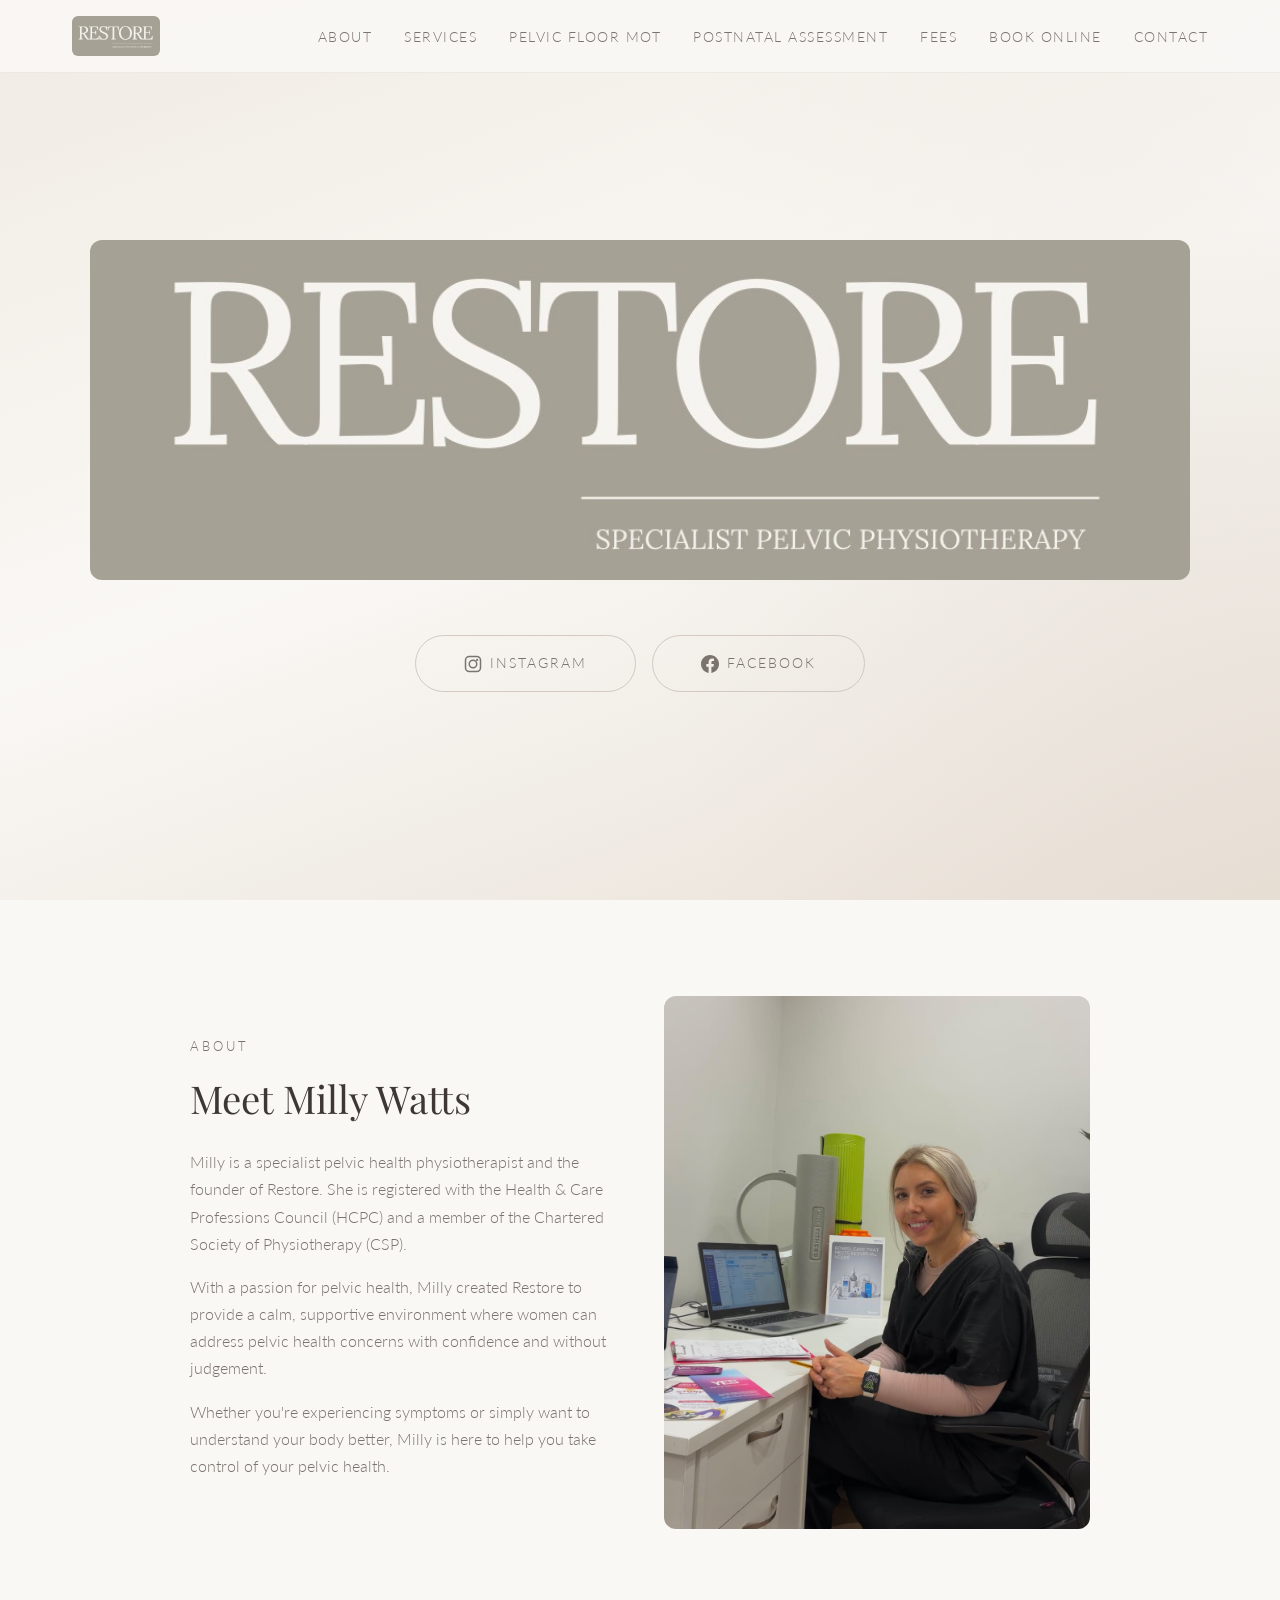
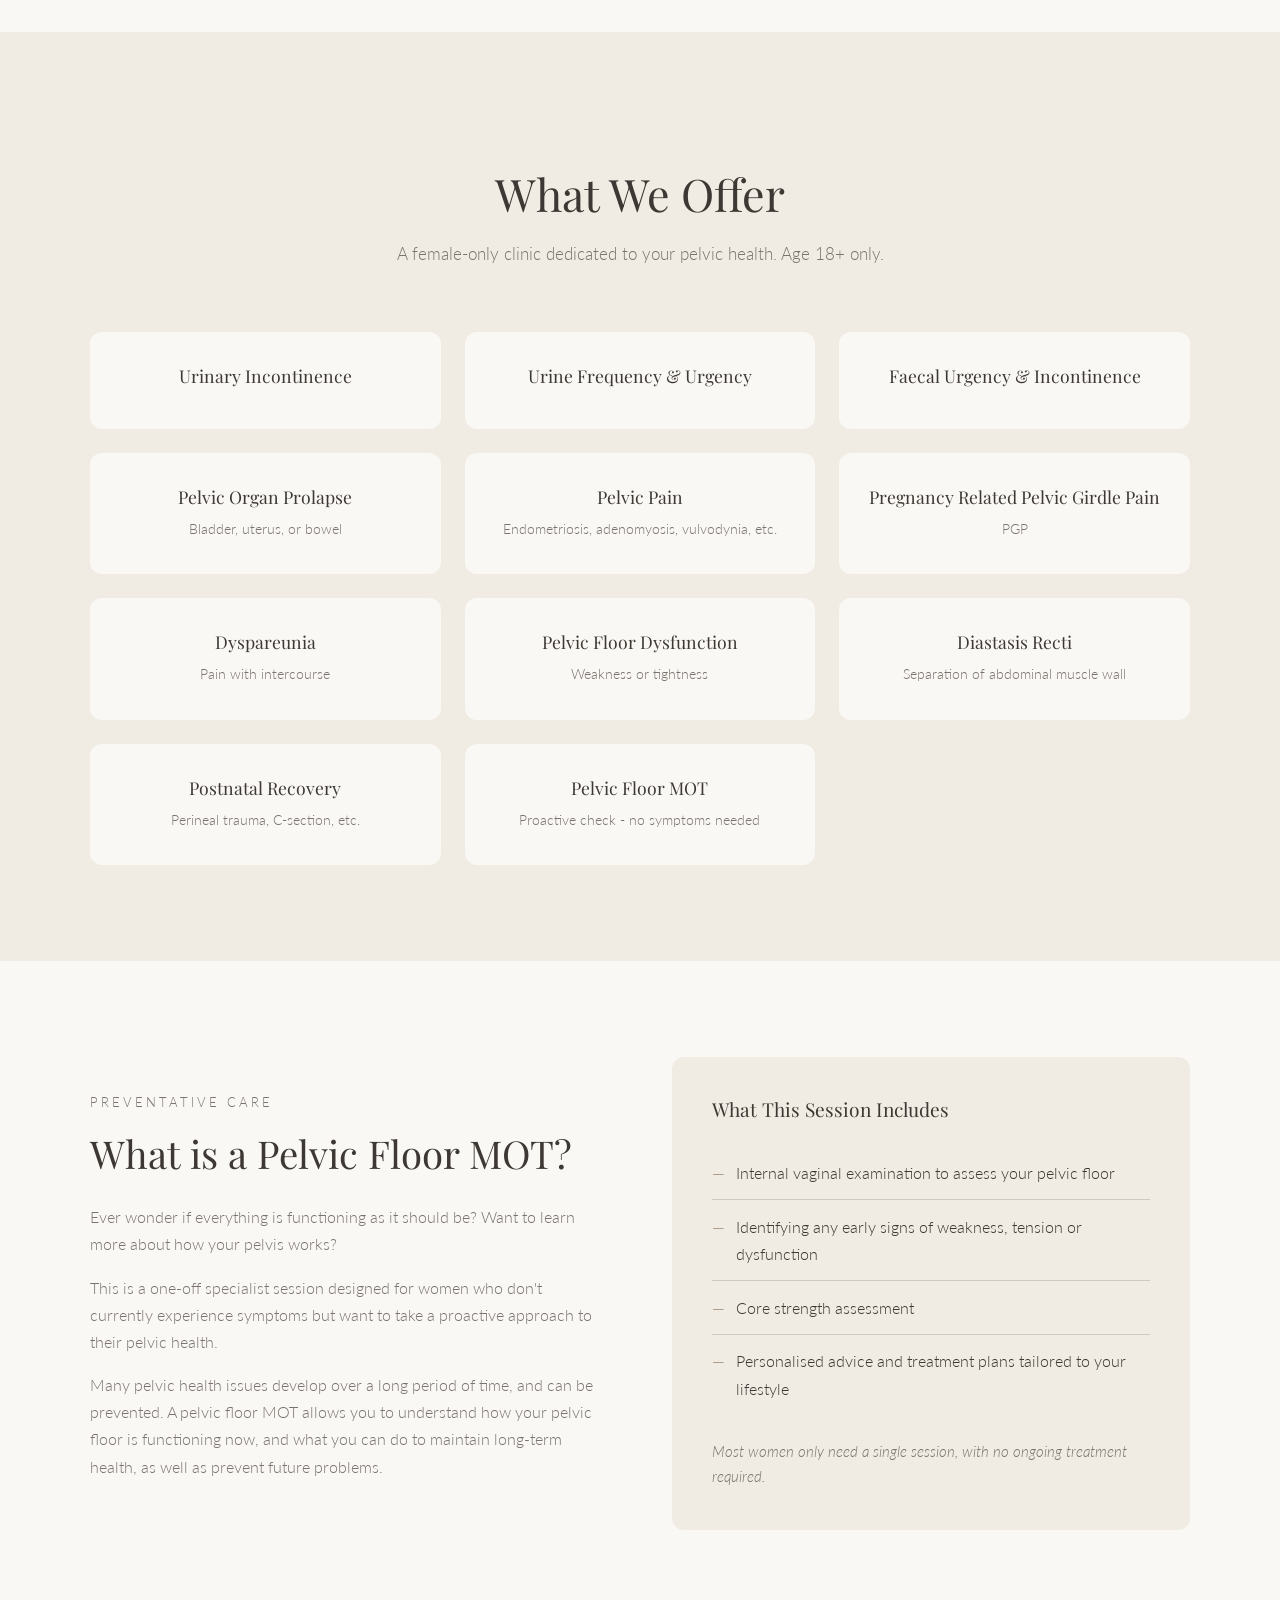
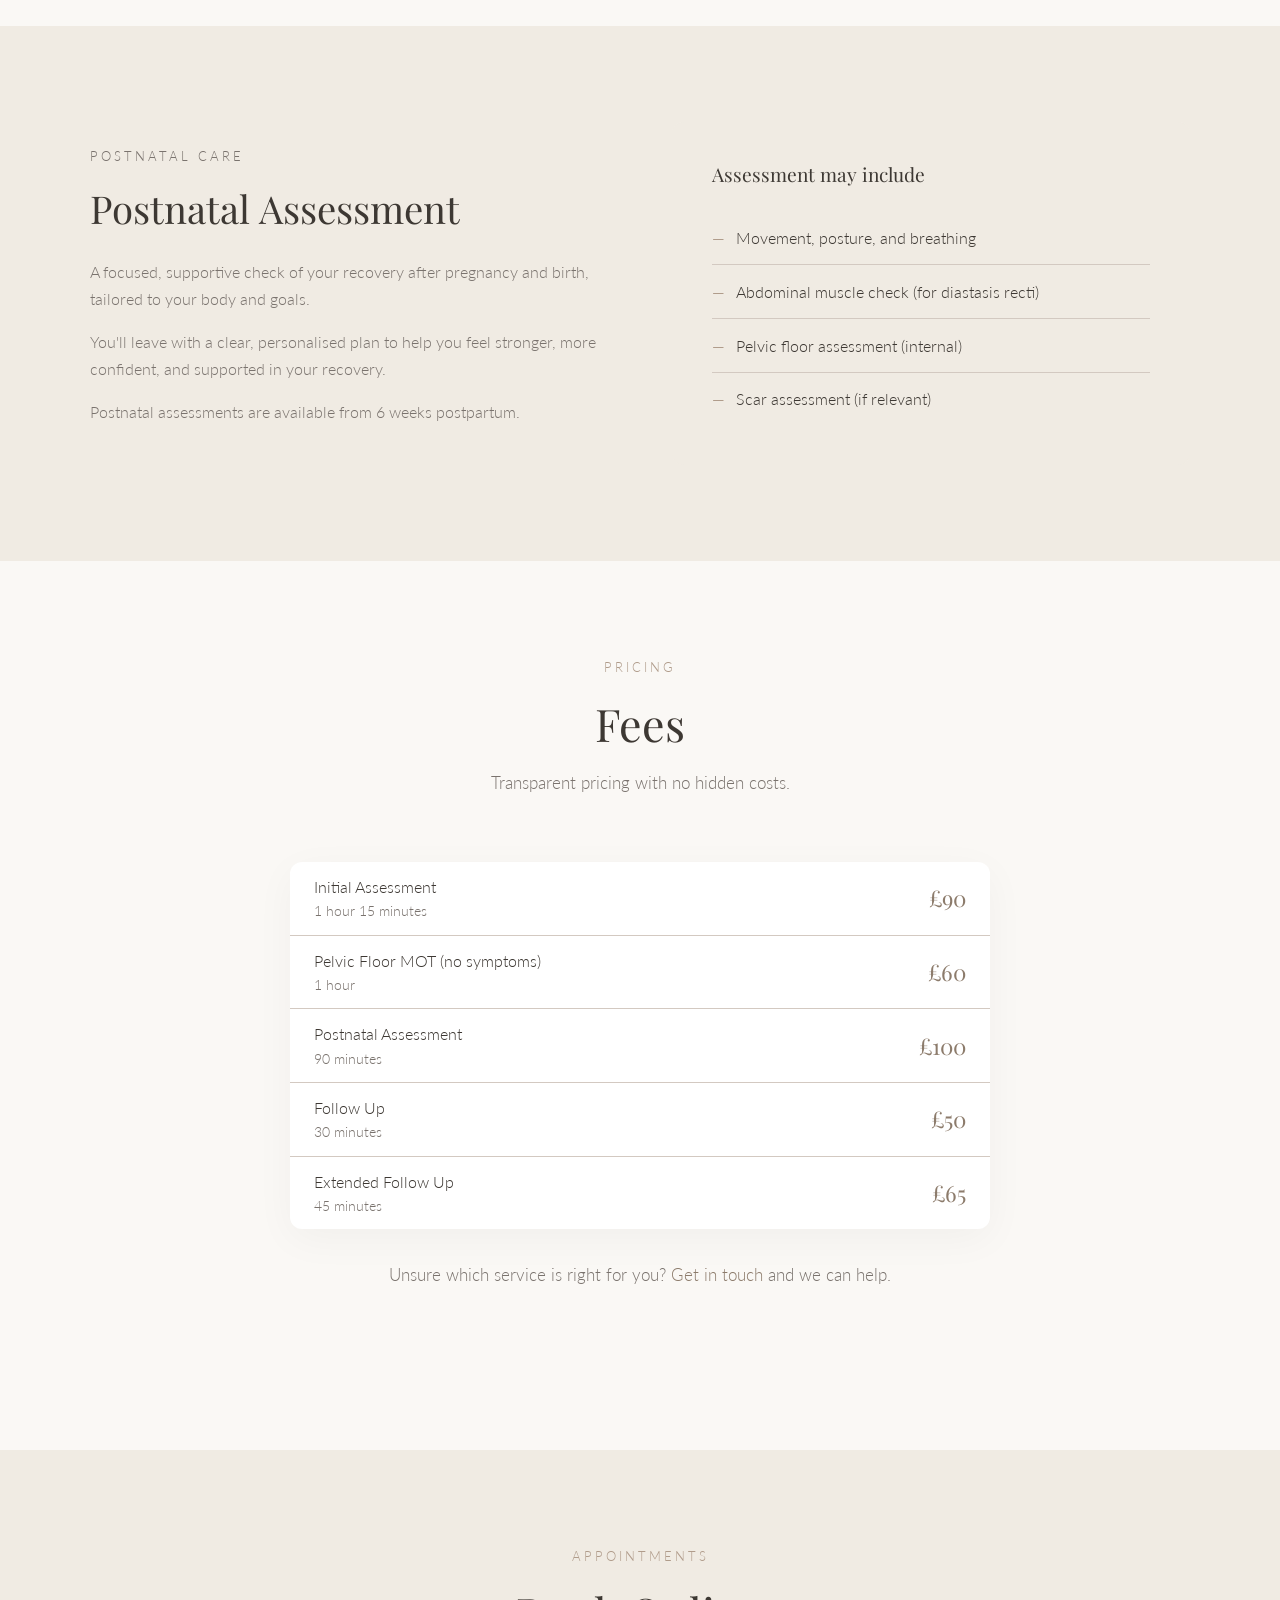
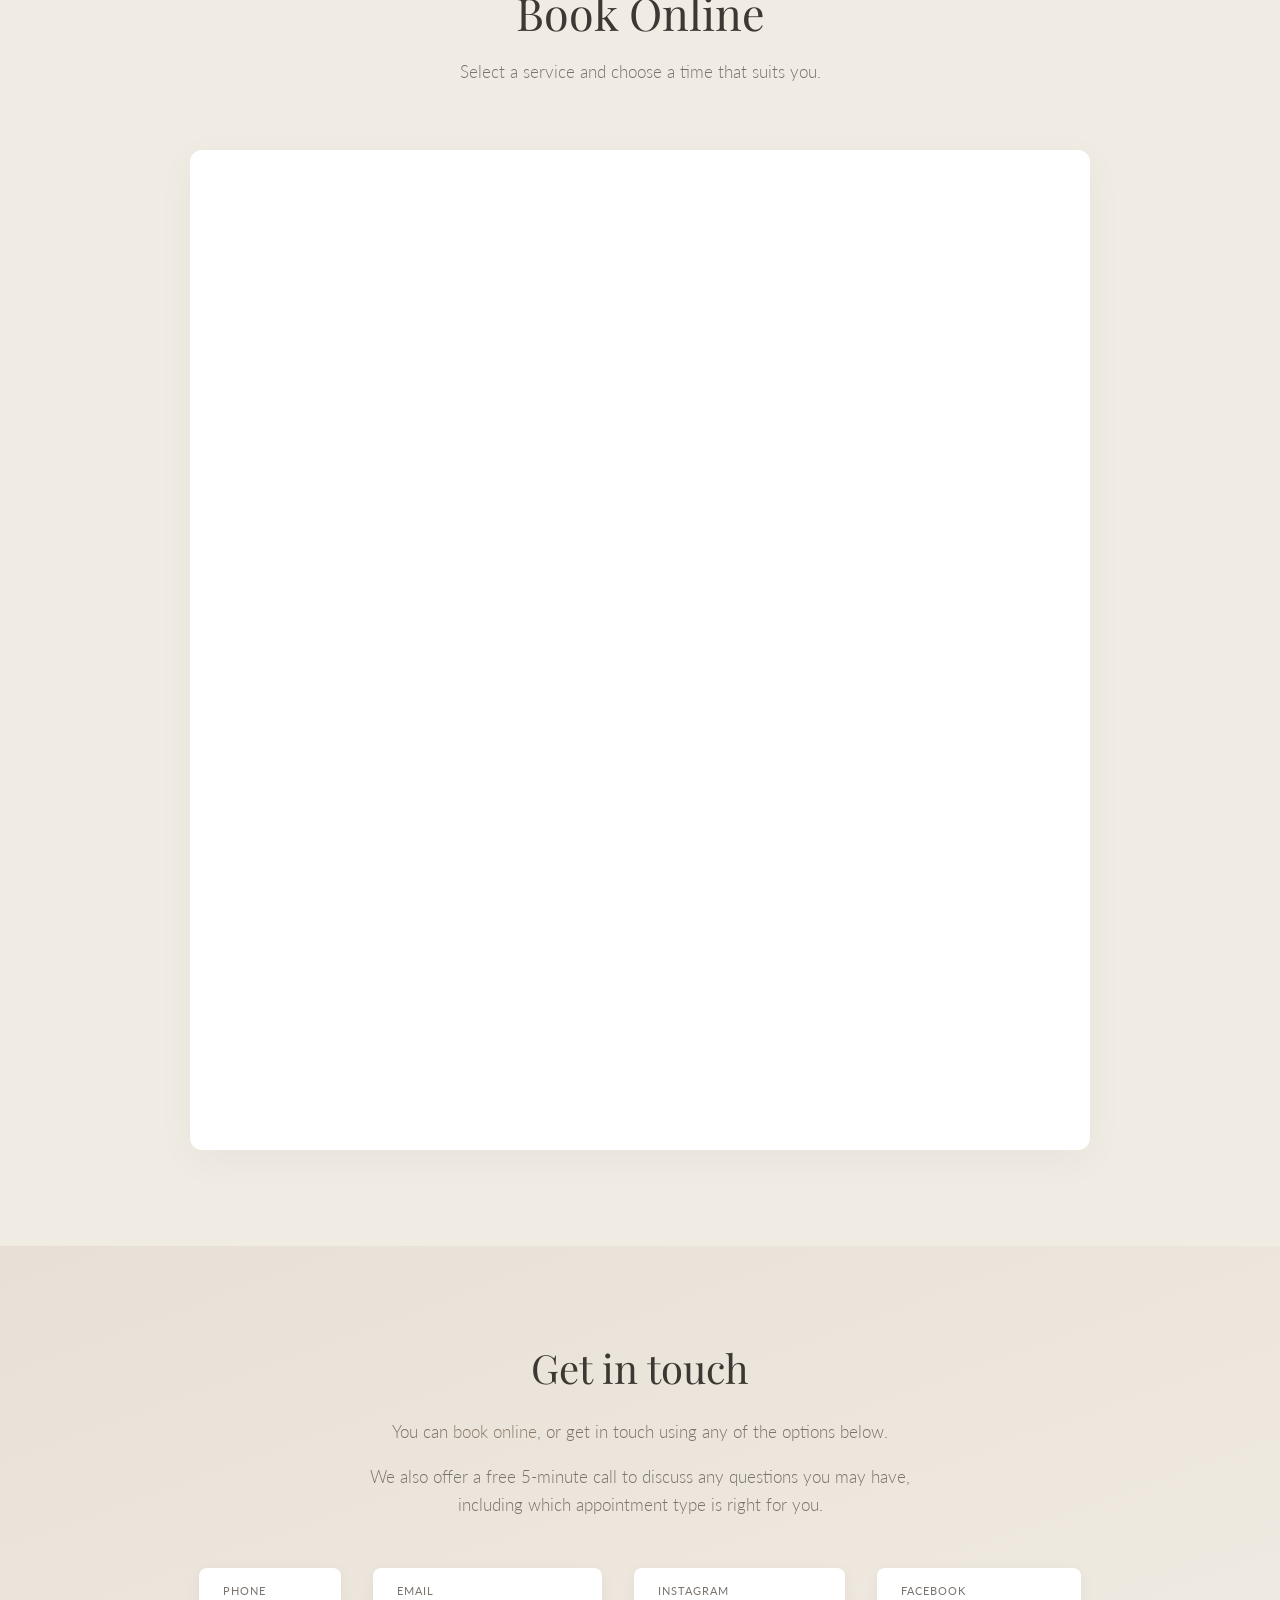
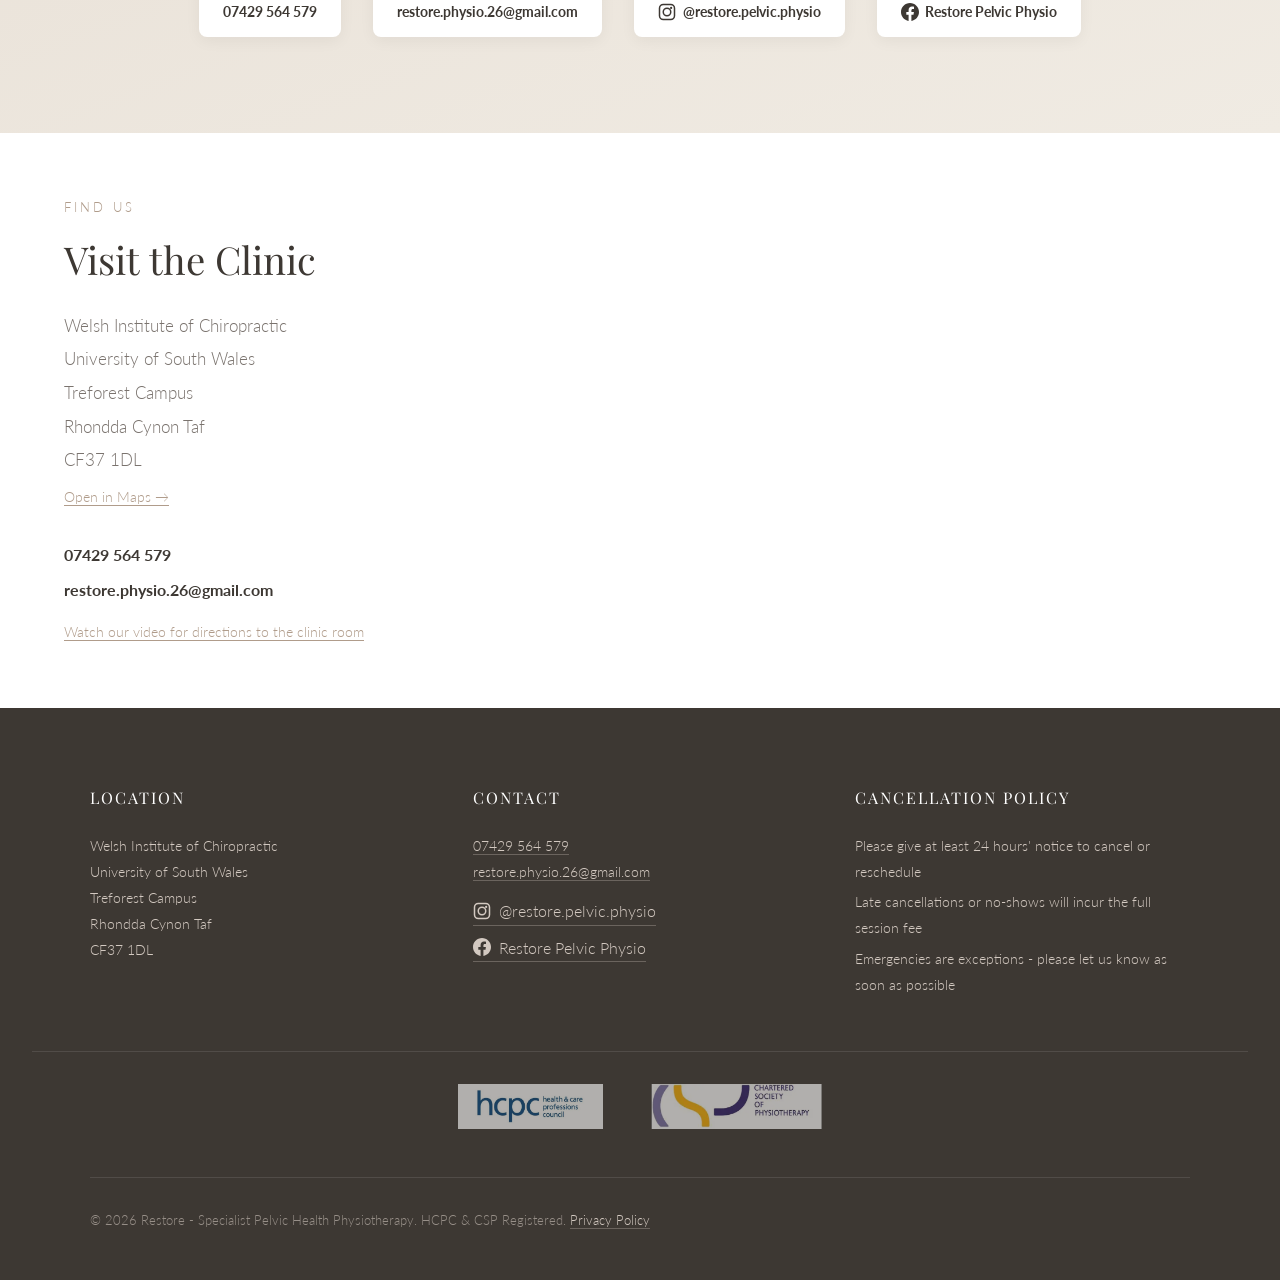
<file: index.html>
<!DOCTYPE html>
<html lang="en">
<head>
    <meta charset="UTF-8">
    <meta name="viewport" content="width=device-width, initial-scale=1.0">
    <title>Restore - Specialist Pelvic Health Physiotherapy</title>
    <link rel="icon" type="image/x-icon" href="favicon.ico">
    <link rel="icon" type="image/png" sizes="48x48" href="images/favicon-48.png">
    <link rel="icon" type="image/png" sizes="32x32" href="images/favicon-32.png">
    <link rel="icon" type="image/png" sizes="16x16" href="images/favicon-16.png">
    <link rel="apple-touch-icon" href="images/apple-touch-icon.png">
    <!-- Google Fonts for Minimalist Vibe -->
    <link rel="preconnect" href="https://fonts.googleapis.com">
    <link rel="preconnect" href="https://fonts.gstatic.com" crossorigin>
    <link href="https://fonts.googleapis.com/css2?family=Playfair+Display:ital,wght@0,400;0,500;0,600;1,400&family=Lato:wght@300;400;700&display=swap" rel="stylesheet">

    <meta name="description" content="Restore is a specialist pelvic health physiotherapy clinic in Pontypridd, Wales. Led by Milly Watts, HCPC registered and CSP member. Treating incontinence, prolapse, pelvic pain, postnatal recovery and more.">
    <meta name="keywords" content="pelvic health physiotherapy, pelvic floor, Pontypridd, Wales, Milly Watts, incontinence, prolapse, postnatal, pelvic pain, women's health">

    <!-- Open Graph -->
    <meta property="og:title" content="Restore - Specialist Pelvic Health Physiotherapy">
    <meta property="og:description" content="Specialist pelvic health physiotherapy in Pontypridd, Wales. Led by Milly Watts, HCPC registered and CSP member.">
    <meta property="og:type" content="website">
    <meta property="og:url" content="https://restorepelvicphysio.co.uk">
    <meta property="og:image" content="https://restorepelvicphysio.co.uk/images/restore-logo.jpg">

    <link rel="stylesheet" href="css/styles.css">
</head>
<body>

    <!-- Navigation -->
    <nav>
        <div class="nav-inner">
            <a href="#" class="nav-logo"><img src="images/restore-logo.jpg" alt="Restore"></a>
            <button class="nav-toggle" aria-label="Menu">
                <span></span>
                <span></span>
                <span></span>
            </button>
            <ul class="nav-links">
                <li><a href="#about">About</a></li>
                <li><a href="#services">Services</a></li>
                <li><a href="#mot">Pelvic Floor MOT</a></li>
                <li><a href="#postnatal">Postnatal Assessment</a></li>
                <li><a href="#fees">Fees</a></li>
                <li><a href="#booking">Book Online</a></li>
                <li><a href="#contact">Contact</a></li>
            </ul>
        </div>
    </nav>

    <!-- Hero -->
    <section class="hero">
        <div class="hero-content">
            <img src="images/restore-logo.jpg" alt="Restore - Specialist Pelvic Physiotherapy" class="hero-logo">
            <div class="hero-buttons">
                <a href="https://www.instagram.com/restore.pelvic.physio/" target="_blank" rel="noopener noreferrer" class="instagram-link">
                    <svg width="18" height="18" viewBox="0 0 24 24" fill="none" stroke="currentColor" stroke-width="2" stroke-linecap="round" stroke-linejoin="round"><rect x="2" y="2" width="20" height="20" rx="5"/><circle cx="12" cy="12" r="5"/><circle cx="17.5" cy="6.5" r="1.5" fill="currentColor" stroke="none"/></svg>
                    Instagram
                </a>
                <a href="https://www.facebook.com/profile.php?id=61589265807035" target="_blank" rel="noopener noreferrer" class="instagram-link">
                    <svg width="18" height="18" viewBox="0 0 24 24" fill="currentColor"><path d="M24 12.073c0-6.627-5.373-12-12-12s-12 5.373-12 12c0 5.99 4.388 10.954 10.125 11.854v-8.385H7.078v-3.47h3.047V9.43c0-3.007 1.792-4.669 4.533-4.669 1.312 0 2.686.235 2.686.235v2.953H15.83c-1.491 0-1.956.925-1.956 1.874v2.25h3.328l-.532 3.47h-2.796v8.385C19.612 23.027 24 18.062 24 12.073z"/></svg>
                    Facebook
                </a>
            </div>
        </div>
    </section>

    <!-- About -->
    <section id="about">
        <div class="section-inner about-container">
            <div class="about-text fade-up">
                <p class="section-label" style="text-align:left">About</p>
                <h2>Meet Milly Watts</h2>
                <p>Milly is a specialist pelvic health physiotherapist and the founder of Restore. She is registered with the Health &amp; Care Professions Council (HCPC) and a member of the Chartered Society of Physiotherapy (CSP).</p>
                <p>With a passion for pelvic health, Milly created Restore to provide a calm, supportive environment where women can address pelvic health concerns with confidence and without judgement.</p>
                <p>Whether you're experiencing symptoms or simply want to understand your body better, Milly is here to help you take control of your pelvic health.</p>
            </div>
            <div class="about-image fade-up">
                <img src="images/milly.jpg" alt="Milly Watts, pelvic health physiotherapist, at her clinic desk">
            </div>
        </div>
    </section>

    <!-- Services -->
    <section id="services" class="bg-warm">
        <div class="section-inner">
            <p class="section-label fade-up">Our Services</p>
            <h2 class="section-title fade-up">What We Offer</h2>
            <p class="section-subtitle fade-up">A female-only clinic dedicated to your pelvic health. Age 18+ only.</p>

            <div class="services-grid">
                <div class="service-card fade-up">
                    <h3>Urinary Incontinence</h3>
                </div>
                <div class="service-card fade-up">
                    <h3>Urine Frequency & Urgency</h3>
                </div>
                <div class="service-card fade-up">
                    <h3>Faecal Urgency &amp; Incontinence</h3>
                </div>
                <div class="service-card fade-up">
                    <h3>Pelvic Organ Prolapse</h3>
                    <p>Bladder, uterus, or bowel</p>
                </div>
                <div class="service-card fade-up">
                    <h3>Pelvic Pain</h3>
                    <p>Endometriosis, adenomyosis, vulvodynia, etc.</p>
                </div>
                <div class="service-card fade-up">
                    <h3>Pregnancy Related Pelvic Girdle Pain</h3>
                    <p>PGP</p>
                </div>
                <div class="service-card fade-up">
                    <h3>Dyspareunia</h3>
                    <p>Pain with intercourse</p>
                </div>
                <div class="service-card fade-up">
                    <h3>Pelvic Floor Dysfunction</h3>
                    <p>Weakness or tightness</p>
                </div>
                <div class="service-card fade-up">
                    <h3>Diastasis Recti</h3>
                    <p>Separation of abdominal muscle wall</p>
                </div>
                <div class="service-card fade-up">
                    <h3>Postnatal Recovery</h3>
                    <p>Perineal trauma, C-section, etc.</p>
                </div>
                <div class="service-card fade-up">
                    <h3>Pelvic Floor MOT</h3>
                    <p>Proactive check - no symptoms needed</p>
                </div>
            </div>
        </div>
    </section>

    <!-- MOT Section -->
    <section id="mot">
        <div class="section-inner">
            <div class="mot-container">
                <div class="mot-text fade-up">
                    <p class="section-label" style="text-align:left">Preventative Care</p>
                    <h2>What is a Pelvic Floor MOT?</h2>
                    <p>Ever wonder if everything is functioning as it should be? Want to learn more about how your pelvis works?</p>
                    <p>This is a one-off specialist session designed for women who don't currently experience symptoms but want to take a proactive approach to their pelvic health.</p>
                    <p>Many pelvic health issues develop over a long period of time, and can be prevented. A pelvic floor MOT allows you to understand how your pelvic floor is functioning now, and what you can do to maintain long-term health, as well as prevent future problems.</p>
                </div>
                <div class="mot-includes fade-up">
                    <h4>What This Session Includes</h4>
                    <ul>
                        <li>Internal vaginal examination to assess your pelvic floor</li>
                        <li>Identifying any early signs of weakness, tension or dysfunction</li>
                        <li>Core strength assessment</li>
                        <li>Personalised advice and treatment plans tailored to your lifestyle</li>
                    </ul>
                    <p class="mot-note">Most women only need a single session, with no ongoing treatment required.</p>
                </div>
            </div>
        </div>
    </section>

    <!-- Postnatal Assessment Section -->
    <section id="postnatal" class="bg-warm">
        <div class="section-inner">
            <div class="mot-container">
                <div class="mot-text fade-up">
                    <p class="section-label" style="text-align:left">Postnatal Care</p>
                    <h2>Postnatal Assessment</h2>
                    <p>A focused, supportive check of your recovery after pregnancy and birth, tailored to your body and goals.</p>
                    <p>You'll leave with a clear, personalised plan to help you feel stronger, more confident, and supported in your recovery.</p>
                    <p>Postnatal assessments are available from 6 weeks postpartum.</p>
                </div>
                <div class="mot-includes fade-up">
                    <h4>Assessment may include</h4>
                    <ul>
                        <li>Movement, posture, and breathing</li>
                        <li>Abdominal muscle check (for diastasis recti)</li>
                        <li>Pelvic floor assessment (internal)</li>
                        <li>Scar assessment (if relevant)</li>
                    </ul>
                </div>
            </div>
        </div>
    </section>

    <!-- Fees -->
    <section id="fees">
        <div class="section-inner">
            <p class="section-label fade-up">Pricing</p>
            <h2 class="section-title fade-up">Fees</h2>
            <p class="section-subtitle fade-up">Transparent pricing with no hidden costs.</p>

            <div class="fees-container fade-up">
                <div class="fee-row">
                    <div>
                        <div class="fee-name">Initial Assessment</div>
                        <div class="fee-duration">1 hour 15 minutes</div>
                    </div>
                    <div class="fee-price">&pound;90</div>
                </div>
                <div class="fee-row">
                    <div>
                        <div class="fee-name">Pelvic Floor MOT (no symptoms)</div>
                        <div class="fee-duration">1 hour</div>
                    </div>
                    <div class="fee-price">&pound;60</div>
                </div>
                <div class="fee-row">
                    <div>
                        <div class="fee-name">Postnatal Assessment</div>
                        <div class="fee-duration">90 minutes</div>
                    </div>
                    <div class="fee-price">&pound;100</div>
                </div>
                <div class="fee-row">
                    <div>
                        <div class="fee-name">Follow Up</div>
                        <div class="fee-duration">30 minutes</div>
                    </div>
                    <div class="fee-price">&pound;50</div>
                </div>
                <div class="fee-row">
                    <div>
                        <div class="fee-name">Extended Follow Up</div>
                        <div class="fee-duration">45 minutes</div>
                    </div>
                    <div class="fee-price">&pound;65</div>
                </div>
            </div>
            <p class="section-subtitle fade-up" style="margin-top:2rem;">Unsure which service is right for you? <a href="#contact">Get in touch</a> and we can help.</p>
        </div>
    </section>

    <!-- Book Online -->
    <section id="booking" class="bg-warm">
        <div class="section-inner">
            <p class="section-label fade-up">Appointments</p>
            <h2 class="section-title fade-up">Book Online</h2>
            <p class="section-subtitle fade-up">Select a service and choose a time that suits you.</p>
            <div class="booking-embed fade-up">
                <iframe id="cliniko-1921426" src="https://restore.uk3.cliniko.com/bookings?embedded=true" frameborder="0" scrolling="auto" width="100%" height="1000" style="pointer-events: auto;"></iframe>
            </div>
        </div>
    </section>

    <!-- Contact -->
    <section class="cta-section" id="contact">
        <div class="fade-up">
            <h2>Get in touch</h2>
            <p>You can <a href="#booking">book online</a>, or get in touch using any of the options below.</p>
            <p>We also offer a free 5-minute call to discuss any questions you may have, including which appointment type is right for you.</p>
            <div class="cta-contact">
                <a href="tel:07429564579">
                    <span class="contact-text">
                        <span class="contact-label">Phone</span>
                        <span class="contact-value">07429 564 579</span>
                    </span>
                </a>
                <a href="mailto:restore.physio.26@gmail.com">
                    <span class="contact-text">
                        <span class="contact-label">Email</span>
                        <span class="contact-value">restore.physio.26@gmail.com</span>
                    </span>
                </a>
                <a href="https://www.instagram.com/restore.pelvic.physio/" target="_blank" rel="noopener noreferrer">
                    <span class="contact-text">
                        <span class="contact-label">Instagram</span>
                        <span class="contact-value" style="display:flex;align-items:center;gap:0.4rem;">
                            <svg width="18" height="18" viewBox="0 0 24 24" fill="none" stroke="currentColor" stroke-width="2" stroke-linecap="round" stroke-linejoin="round"><rect x="2" y="2" width="20" height="20" rx="5"/><circle cx="12" cy="12" r="5"/><circle cx="17.5" cy="6.5" r="1.5" fill="currentColor" stroke="none"/></svg>
                            @restore.pelvic.physio
                        </span>
                    </span>
                </a>
                <a href="https://www.facebook.com/profile.php?id=61589265807035" target="_blank" rel="noopener noreferrer">
                    <span class="contact-text">
                        <span class="contact-label">Facebook</span>
                        <span class="contact-value" style="display:flex;align-items:center;gap:0.4rem;">
                            <svg width="18" height="18" viewBox="0 0 24 24" fill="currentColor"><path d="M24 12.073c0-6.627-5.373-12-12-12s-12 5.373-12 12c0 5.99 4.388 10.954 10.125 11.854v-8.385H7.078v-3.47h3.047V9.43c0-3.007 1.792-4.669 4.533-4.669 1.312 0 2.686.235 2.686.235v2.953H15.83c-1.491 0-1.956.925-1.956 1.874v2.25h3.328l-.532 3.47h-2.796v8.385C19.612 23.027 24 18.062 24 12.073z"/></svg>
                            Restore Pelvic Physio
                        </span>
                    </span>
                </a>
            </div>
        </div>
    </section>

    <!-- Location -->
    <section class="location-section">
        <div class="location-grid">
            <div class="location-info fade-up">
                <p class="section-label">Find Us</p>
                <h2>Visit the Clinic</h2>
                <address>
                    Welsh Institute of Chiropractic<br>
                    University of South Wales<br>
                    Treforest Campus<br>
                    Rhondda Cynon Taf<br>
                    CF37 1DL
                </address>
                <a href="https://maps.apple.com/place?auid=14687512575402142773&lsp=9902" target="_blank" rel="noopener noreferrer" class="location-map-link">Open in Maps &rarr;</a>
                <div class="location-contact">
                    <a href="tel:07429564579">07429 564 579</a>
                    <a href="mailto:restore.physio.26@gmail.com">restore.physio.26@gmail.com</a>
                </div>
                <p class="location-directions"><a href="https://www.instagram.com/p/DePGlTSMLrB/" target="_blank" rel="noopener noreferrer">Watch our video for directions to the clinic room</a></p>
            </div>
            <div class="location-map">
                <iframe
                    src="https://www.google.com/maps?q=51.592569,-3.325758&z=16&output=embed"
                    allowfullscreen=""
                    loading="lazy"
                    title="Restore clinic location - Welsh Institute of Chiropractic, University of South Wales, Treforest">
                </iframe>
            </div>
        </div>
    </section>

    <!-- Footer -->
    <footer>
        <div class="footer-grid">
            <div>
                <h4>Location</h4>
                <p>Welsh Institute of Chiropractic<br>
                University of South Wales<br>
                Treforest Campus<br>
                Rhondda Cynon Taf<br>
                CF37 1DL</p>
            </div>
            <div>
                <h4>Contact</h4>
                <p>
                    <a href="tel:07429564579">07429 564 579</a><br>
                    <a href="mailto:restore.physio.26@gmail.com">restore.physio.26@gmail.com</a>
                </p>
                <a href="https://www.instagram.com/restore.pelvic.physio/" target="_blank" rel="noopener noreferrer" style="display:inline-flex;align-items:center;gap:0.5rem;margin-top:0.8rem;">
                    <svg width="18" height="18" viewBox="0 0 24 24" fill="none" stroke="currentColor" stroke-width="2" stroke-linecap="round" stroke-linejoin="round"><rect x="2" y="2" width="20" height="20" rx="5"/><circle cx="12" cy="12" r="5"/><circle cx="17.5" cy="6.5" r="1.5" fill="currentColor" stroke="none"/></svg>
                    @restore.pelvic.physio
                </a>
                <a href="https://www.facebook.com/profile.php?id=61589265807035" target="_blank" rel="noopener noreferrer" style="display:inline-flex;align-items:center;gap:0.5rem;margin-top:0.4rem;">
                    <svg width="18" height="18" viewBox="0 0 24 24" fill="currentColor"><path d="M24 12.073c0-6.627-5.373-12-12-12s-12 5.373-12 12c0 5.99 4.388 10.954 10.125 11.854v-8.385H7.078v-3.47h3.047V9.43c0-3.007 1.792-4.669 4.533-4.669 1.312 0 2.686.235 2.686.235v2.953H15.83c-1.491 0-1.956.925-1.956 1.874v2.25h3.328l-.532 3.47h-2.796v8.385C19.612 23.027 24 18.062 24 12.073z"/></svg>
                    Restore Pelvic Physio
                </a>
            </div>
            <div class="footer-policy">
                <h4>Cancellation Policy</h4>
                <ul>
                    <li>Please give at least 24 hours' notice to cancel or reschedule</li>
                    <li>Late cancellations or no-shows will incur the full session fee</li>
                    <li>Emergencies are exceptions - please let us know as soon as possible</li>
                </ul>
            </div>
        </div>
        <div class="footer-accreditations hero-accreditations">
            <img src="images/hcpc-logo.jpg" alt="HCPC - Health & Care Professions Council Registered">
            <img src="images/csp-logo.png" alt="CSP - Chartered Society of Physiotherapy Member">
        </div>
        <div class="footer-bottom">
            <div class="footer-copy">
                &copy; 2026 Restore - Specialist Pelvic Health Physiotherapy. HCPC &amp; CSP Registered. <a href="privacy.html">Privacy Policy</a>
            </div>
        </div>
    </footer>

    <!-- Cliniko Booking Widget -->
    <script type="text/javascript">
      window.addEventListener('message', function handleIFrameMessage (e) {
        var clinikoBookings = document.getElementById('cliniko-1921426');
        if (typeof e.data !== 'string') return;
        if (e.data.search('cliniko-bookings-resize') > -1) {
          var height = Number(e.data.split(':')[1]);
          clinikoBookings.style.height = height + 'px';
        }
        e.data.search('cliniko-bookings-page') > -1 && clinikoBookings.scrollIntoView();
      });
    </script>

    <script src="js/main.js"></script>
</body>
</html>
</file>
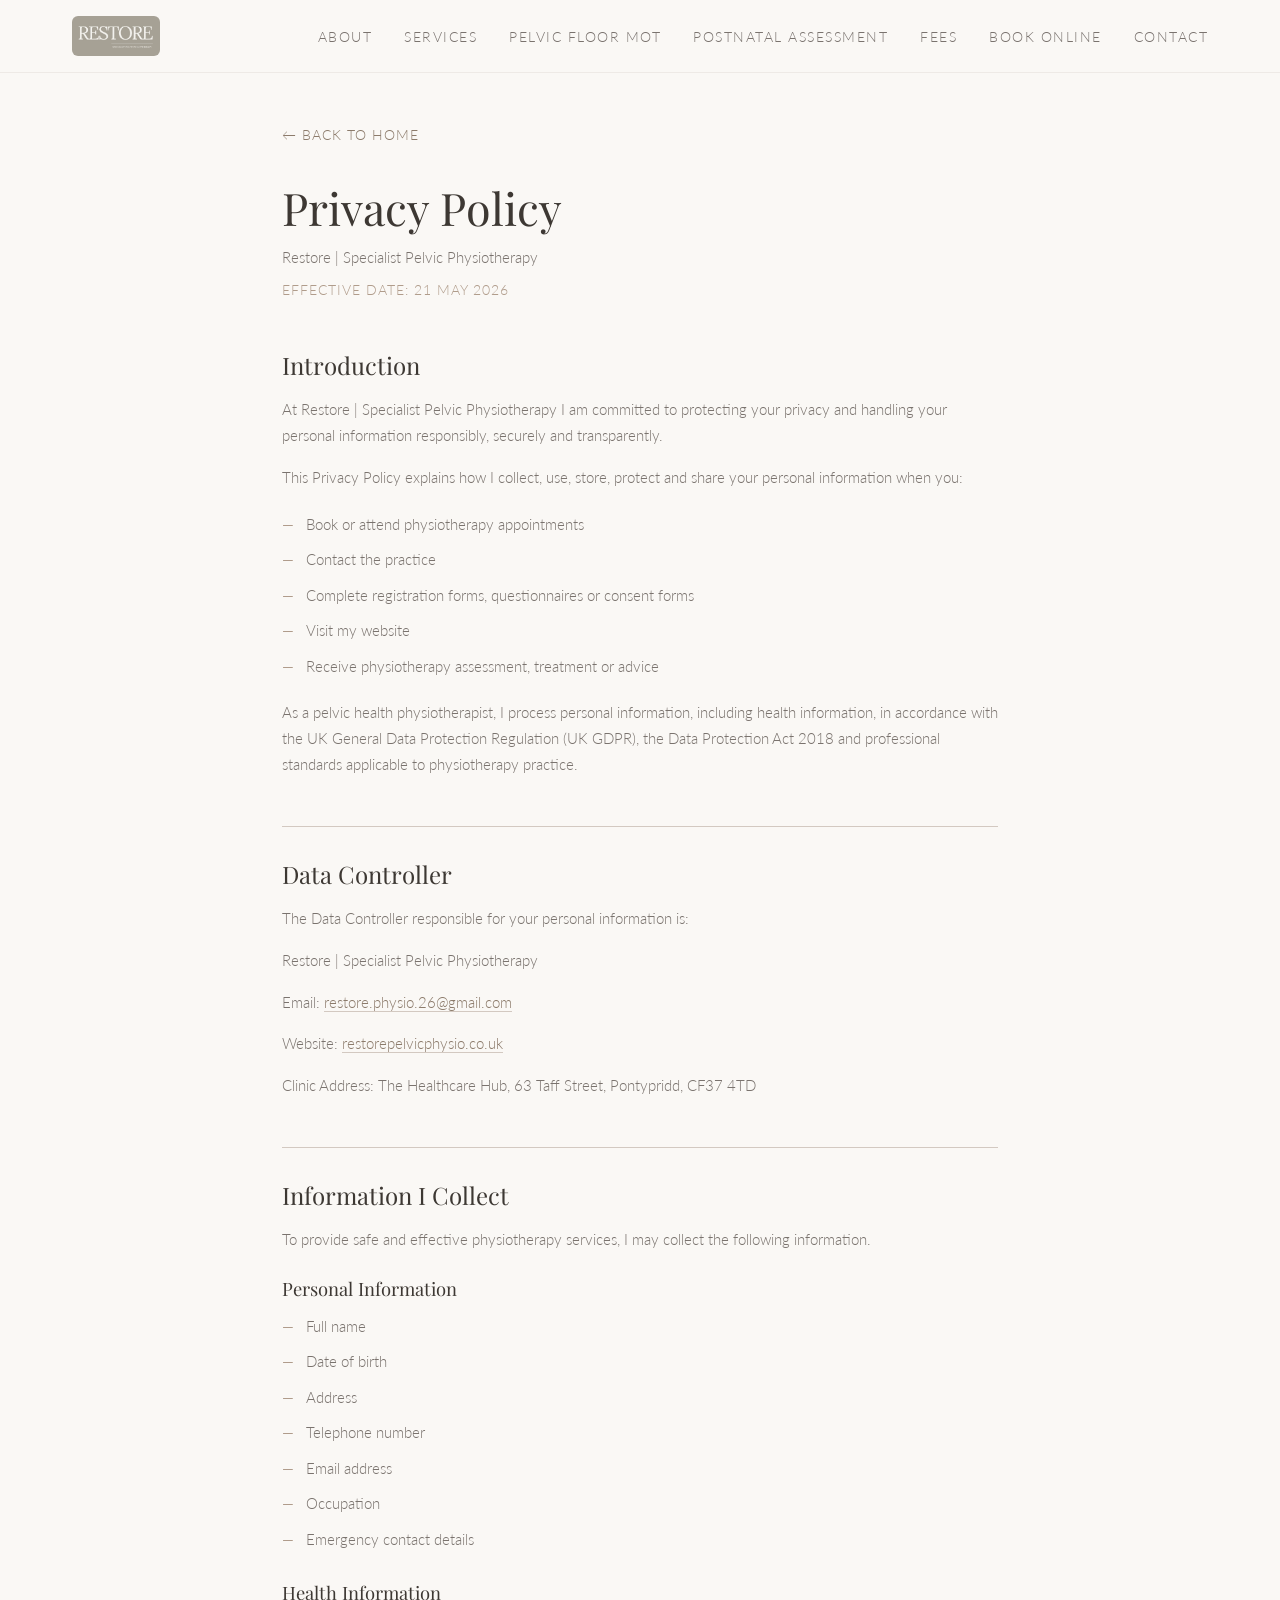
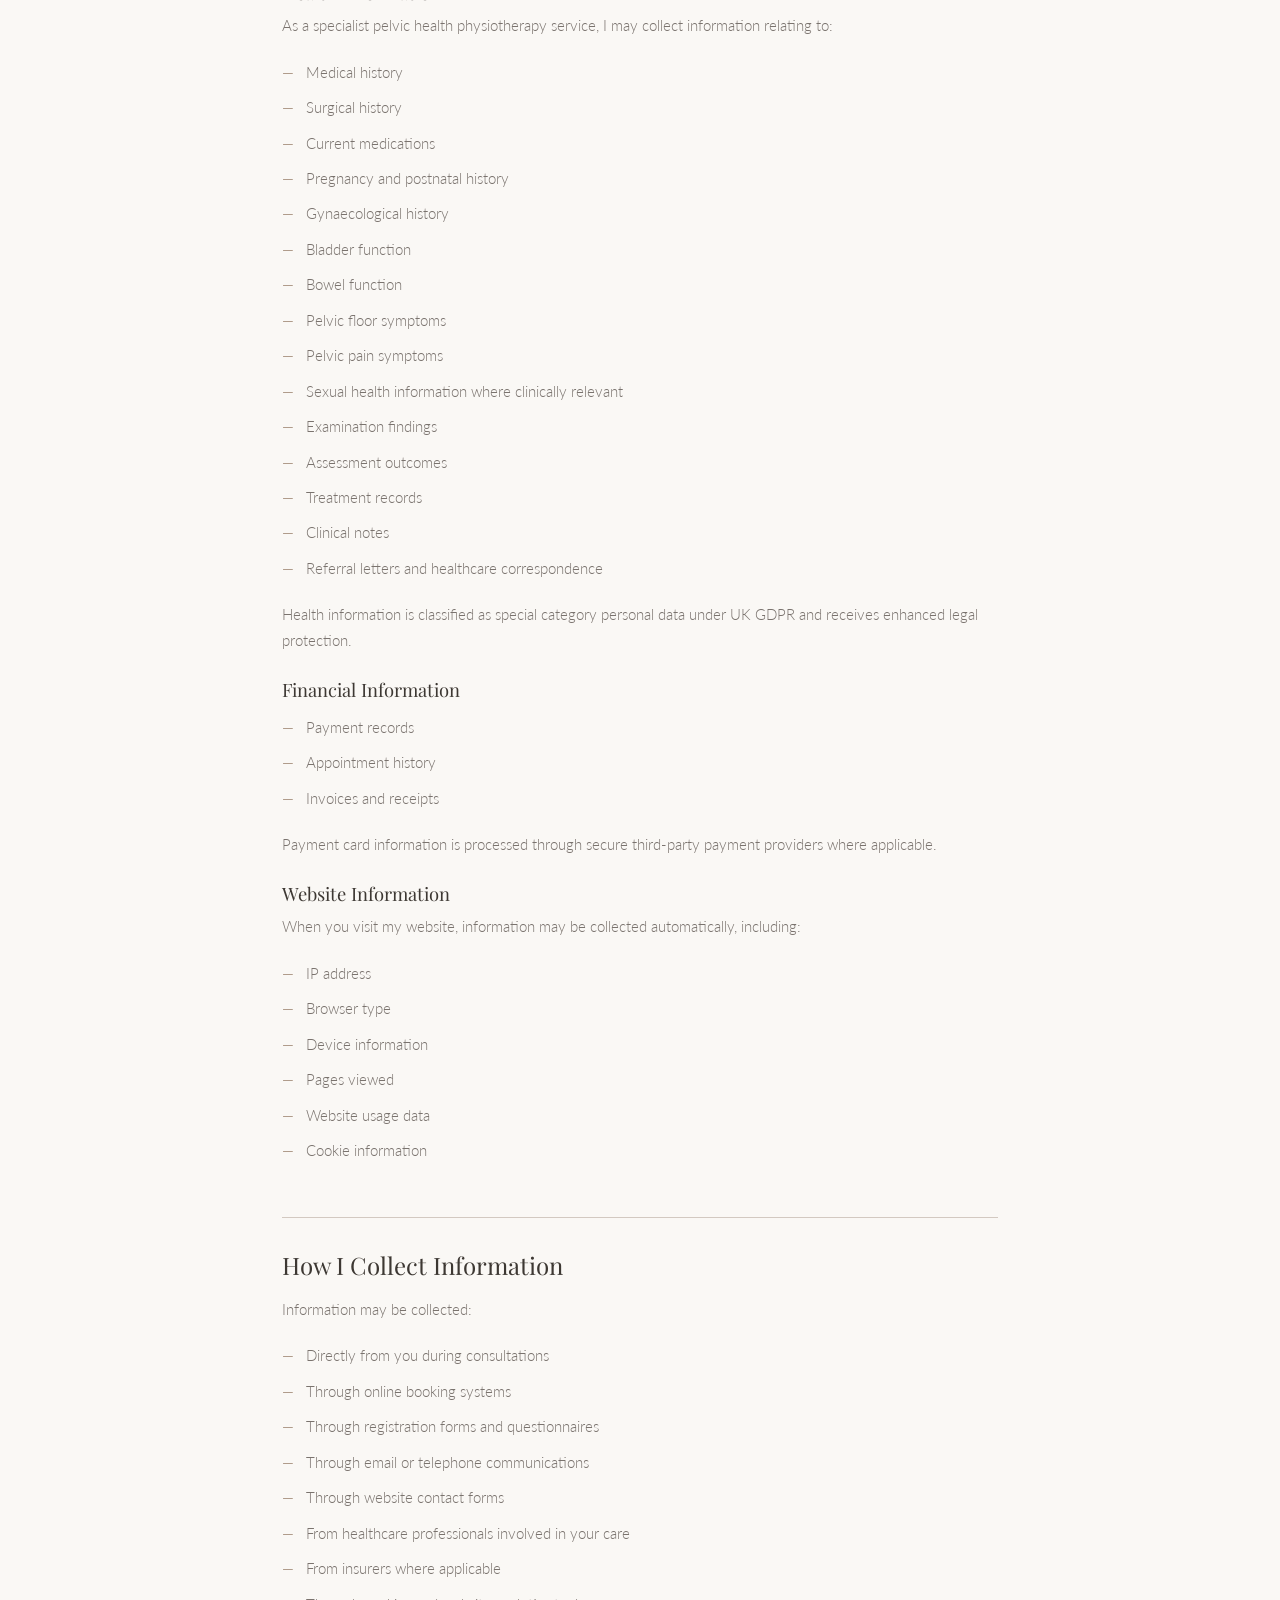
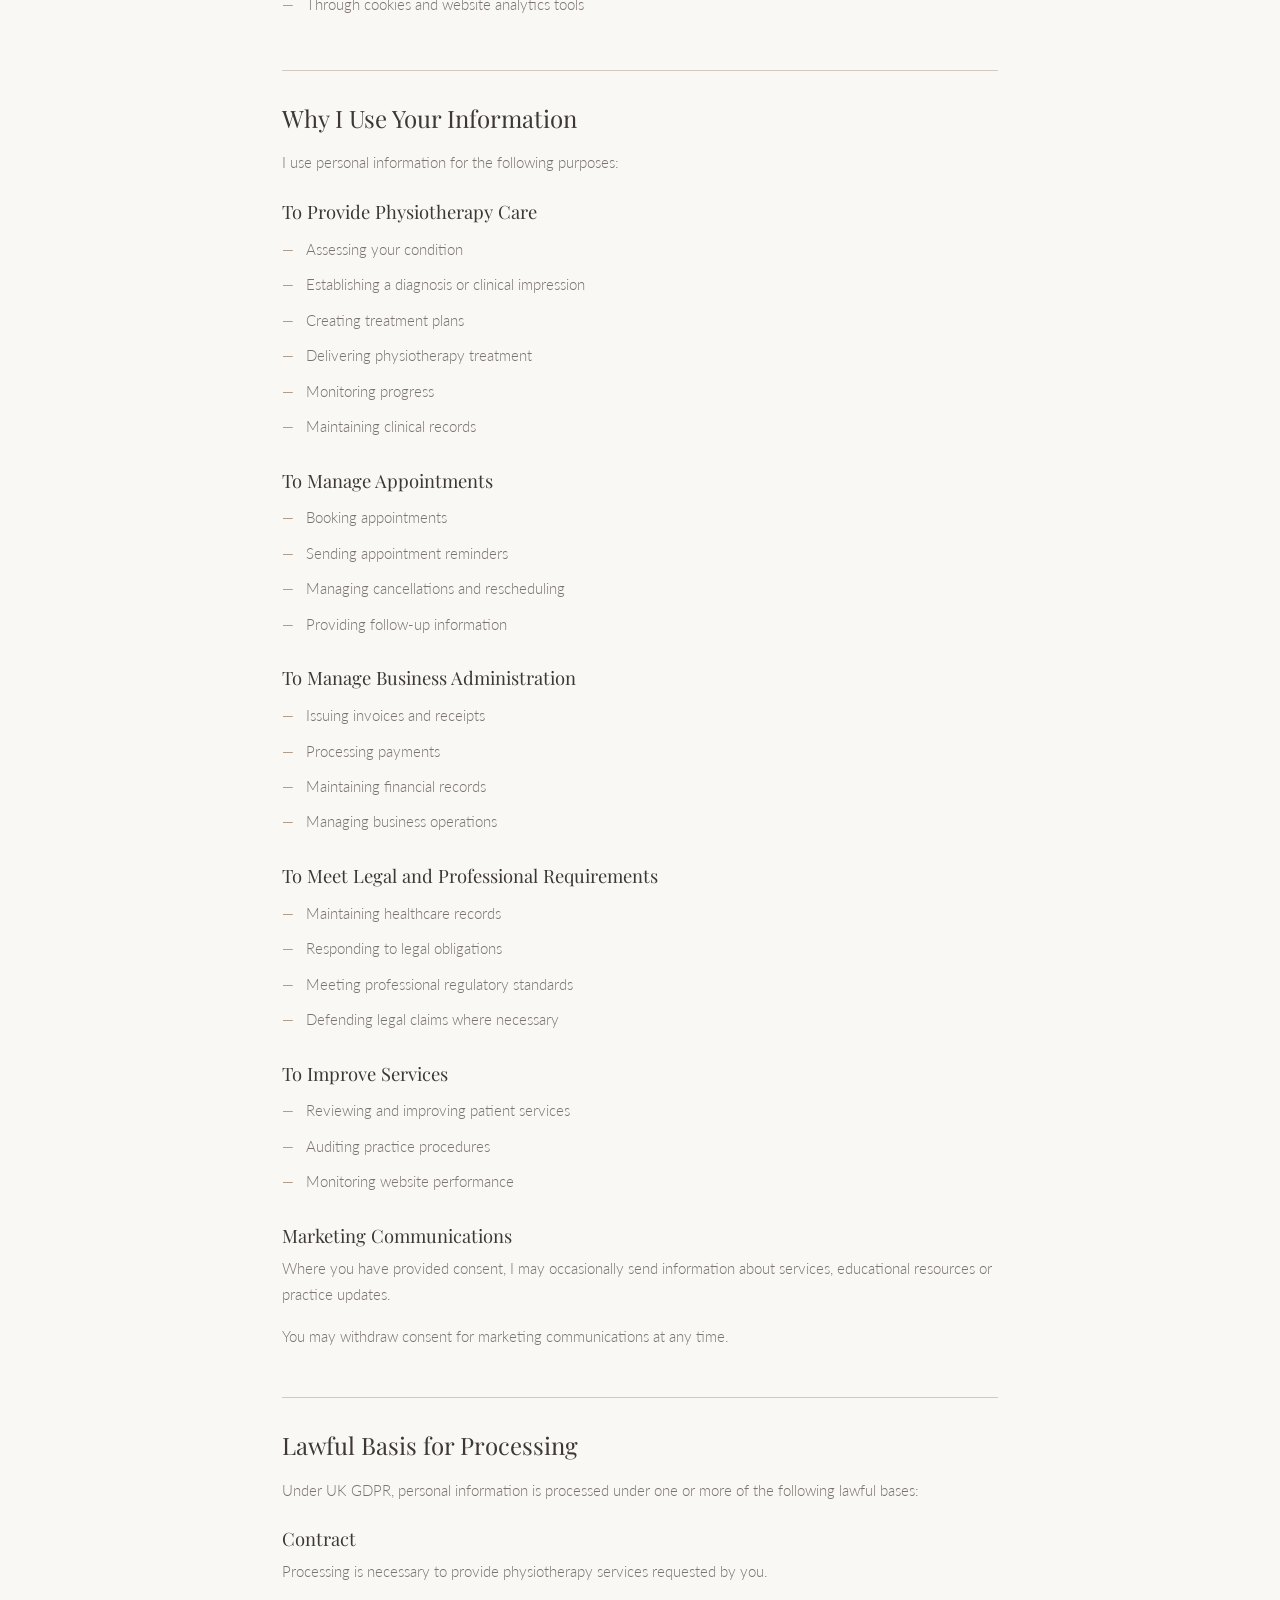
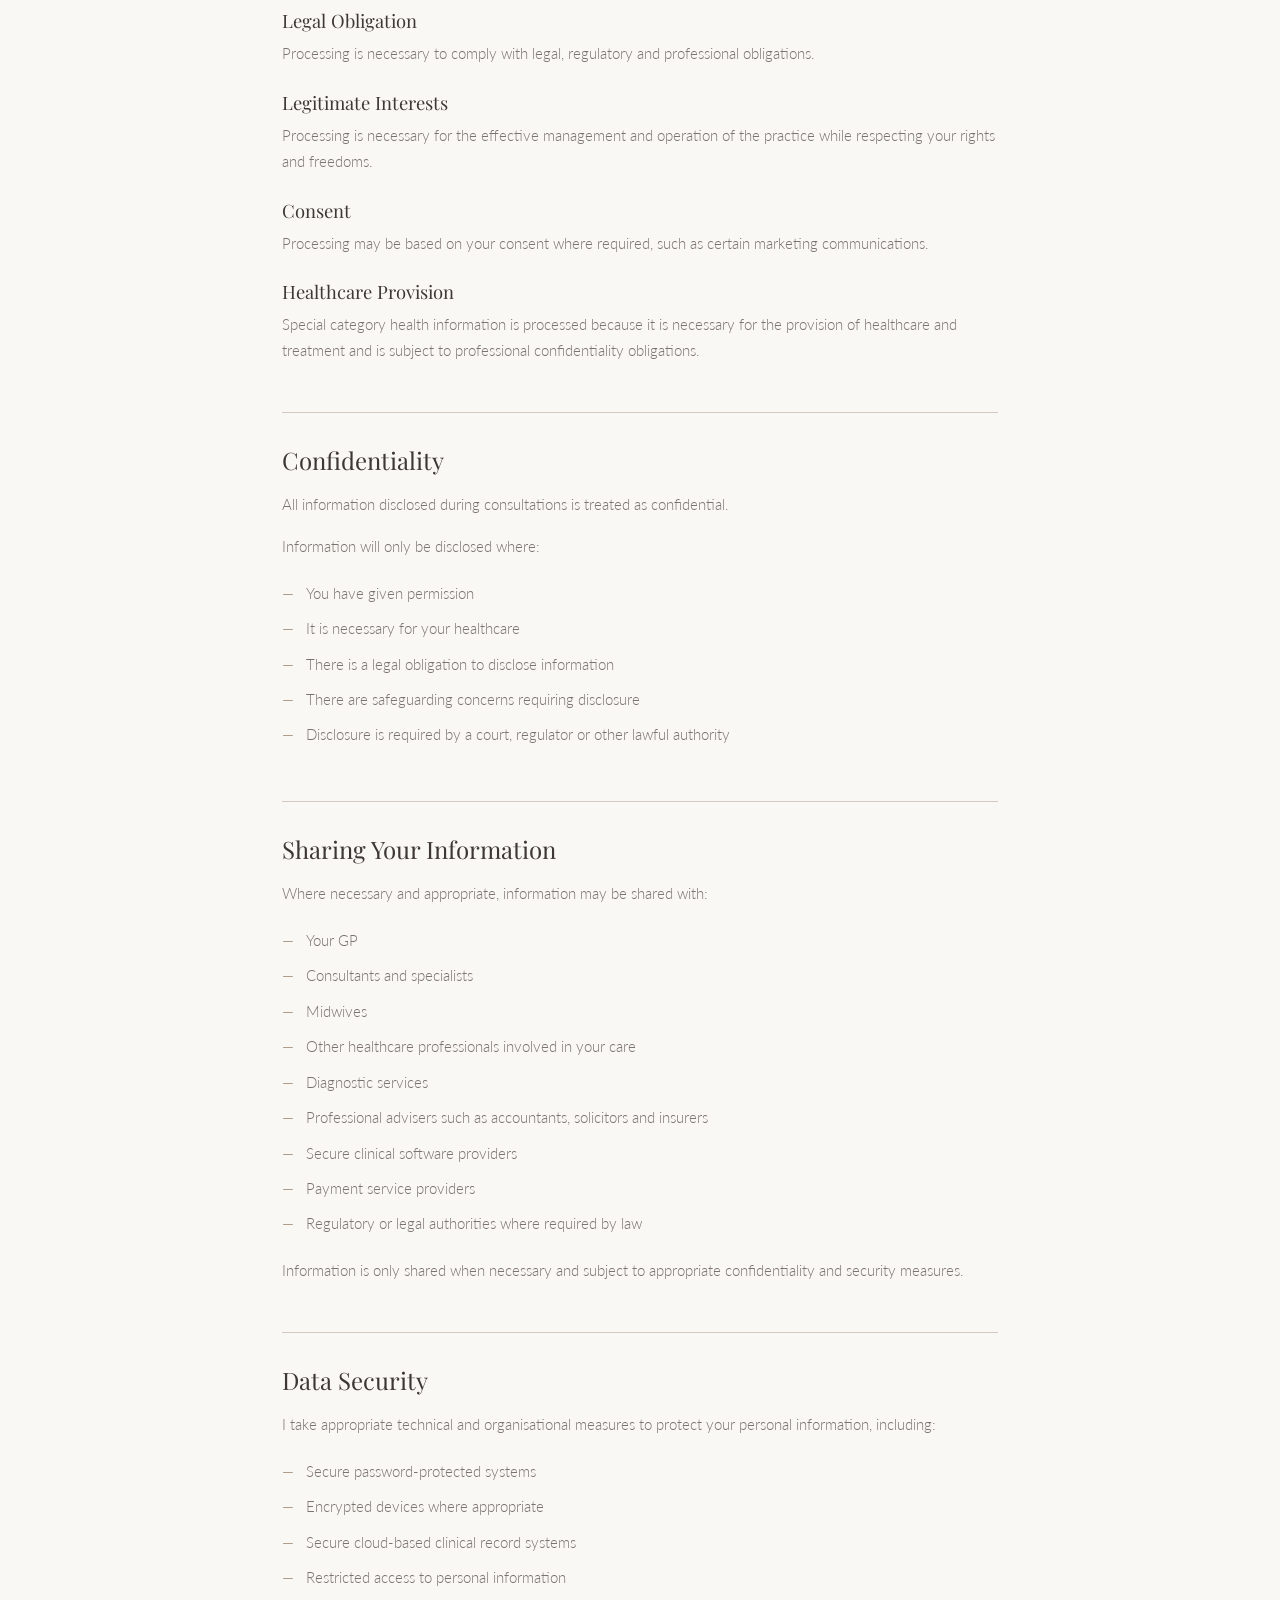
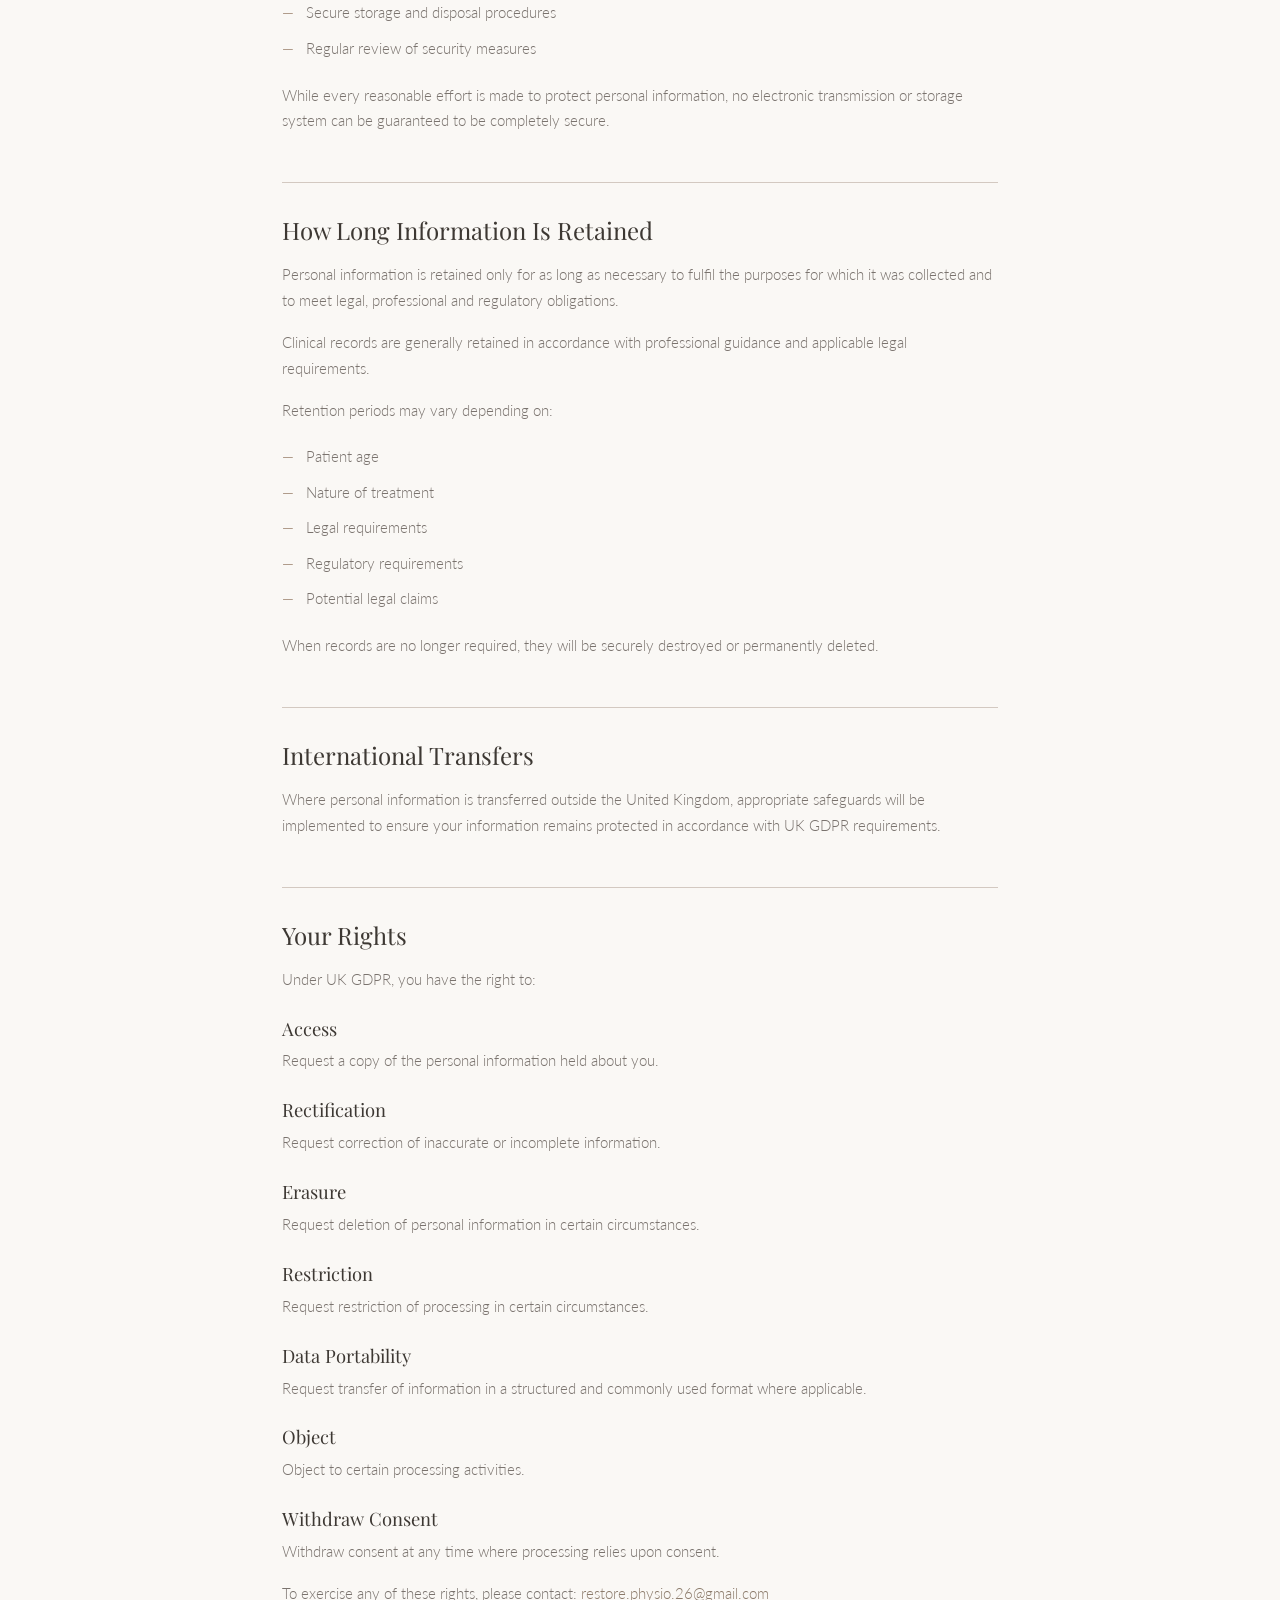
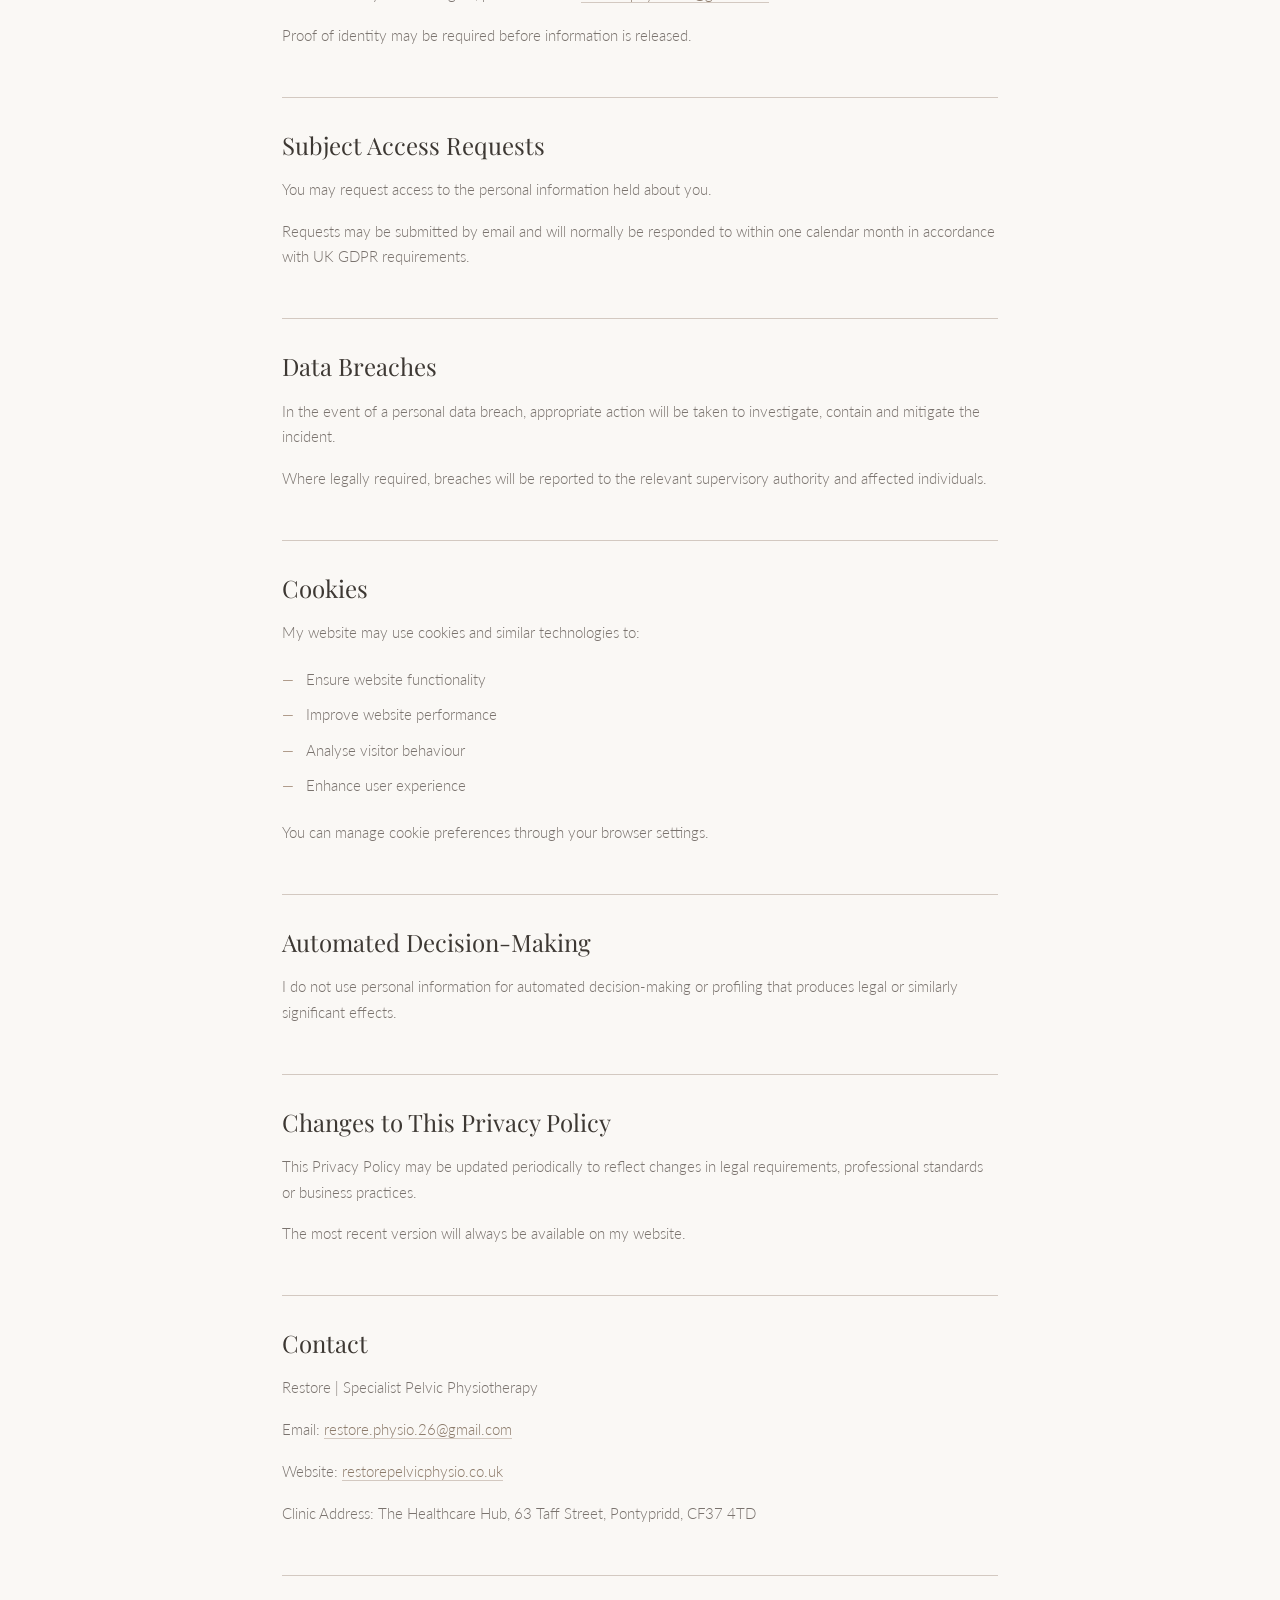
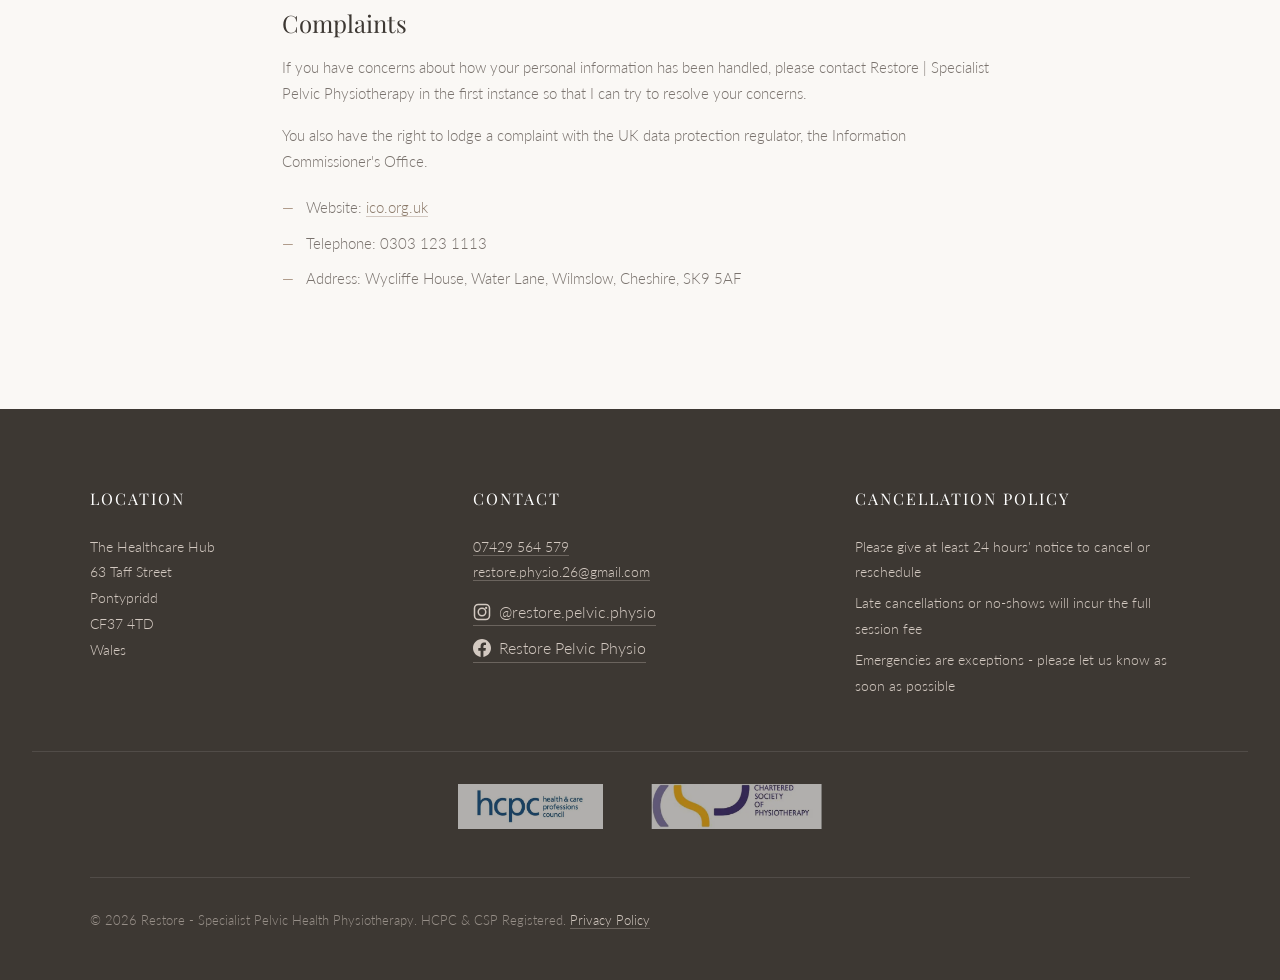
<file: privacy.html>
<!DOCTYPE html>
<html lang="en">
<head>
    <meta charset="UTF-8">
    <meta name="viewport" content="width=device-width, initial-scale=1.0">
    <title>Privacy Policy - Restore | Specialist Pelvic Health Physiotherapy</title>
    <link rel="icon" type="image/x-icon" href="favicon.ico">
    <link rel="icon" type="image/png" sizes="48x48" href="images/favicon-48.png">
    <link rel="icon" type="image/png" sizes="32x32" href="images/favicon-32.png">
    <link rel="icon" type="image/png" sizes="16x16" href="images/favicon-16.png">
    <link rel="apple-touch-icon" href="images/apple-touch-icon.png">
    <link rel="preconnect" href="https://fonts.googleapis.com">
    <link rel="preconnect" href="https://fonts.gstatic.com" crossorigin>
    <link href="https://fonts.googleapis.com/css2?family=Playfair+Display:ital,wght@0,400;0,500;0,600;1,400&family=Lato:wght@300;400;700&display=swap" rel="stylesheet">

    <meta name="description" content="Privacy Policy for Restore | Specialist Pelvic Health Physiotherapy. How we collect, use, store and protect your personal information.">

    <link rel="stylesheet" href="css/styles.css">
    <style>
        .privacy-page {
            padding-top: 120px;
            padding-bottom: 6rem;
        }
        .privacy-content {
            max-width: 780px;
            margin: 0 auto;
            padding: 0 2rem;
        }
        .privacy-content h1 {
            font-family: 'Playfair Display', serif;
            font-size: clamp(2rem, 4vw, 2.8rem);
            font-weight: 400;
            margin-bottom: 0.5rem;
        }
        .privacy-content .privacy-subtitle {
            color: var(--text-light);
            margin-bottom: 0.5rem;
            font-size: 0.95rem;
        }
        .privacy-content .privacy-effective {
            color: var(--accent);
            font-size: 0.85rem;
            letter-spacing: 1px;
            text-transform: uppercase;
            margin-bottom: 3rem;
        }
        .privacy-content h2 {
            font-family: 'Playfair Display', serif;
            font-size: 1.5rem;
            font-weight: 400;
            margin-top: 3rem;
            margin-bottom: 1rem;
            padding-top: 2rem;
            border-top: 1px solid var(--border-color);
        }
        .privacy-content h2:first-of-type {
            border-top: none;
            padding-top: 0;
        }
        .privacy-content h3 {
            font-family: 'Playfair Display', serif;
            font-size: 1.15rem;
            font-weight: 400;
            margin-top: 1.5rem;
            margin-bottom: 0.5rem;
        }
        .privacy-content h4 {
            font-size: 1rem;
            font-weight: 400;
            margin-top: 1.2rem;
            margin-bottom: 0.4rem;
        }
        .privacy-content p {
            color: var(--text-light);
            margin-bottom: 1rem;
            font-size: 0.95rem;
        }
        .privacy-content ul {
            list-style: none;
            padding: 0;
            margin-bottom: 1rem;
        }
        .privacy-content li {
            padding: 0.3rem 0;
            padding-left: 1.5rem;
            position: relative;
            color: var(--text-light);
            font-size: 0.95rem;
        }
        .privacy-content li::before {
            content: '—';
            position: absolute;
            left: 0;
            color: var(--accent);
        }
        .privacy-content a {
            color: var(--accent-dark);
            border-bottom: 1px solid var(--border-color);
        }
        .privacy-content a:hover {
            color: var(--text-main);
            border-bottom-color: var(--accent-dark);
        }
        .back-link {
            display: inline-flex;
            align-items: center;
            gap: 0.4rem;
            margin-bottom: 2rem;
            font-size: 0.85rem;
            letter-spacing: 1px;
            text-transform: uppercase;
            color: var(--text-light);
            border-bottom: none !important;
        }
        .back-link:hover {
            color: var(--text-main);
        }
    </style>
</head>
<body>

    <!-- Navigation -->
    <nav>
        <div class="nav-inner">
            <a href="index.html" class="nav-logo"><img src="images/restore-logo.jpg" alt="Restore"></a>
            <button class="nav-toggle" aria-label="Menu">
                <span></span>
                <span></span>
                <span></span>
            </button>
            <ul class="nav-links">
                <li><a href="index.html#about">About</a></li>
                <li><a href="index.html#services">Services</a></li>
                <li><a href="index.html#mot">Pelvic Floor MOT</a></li>
                <li><a href="index.html#postnatal">Postnatal Assessment</a></li>
                <li><a href="index.html#fees">Fees</a></li>
                <li><a href="index.html#booking">Book Online</a></li>
                <li><a href="index.html#contact">Contact</a></li>
            </ul>
        </div>
    </nav>

    <div class="privacy-page">
        <div class="privacy-content">
            <a href="index.html" class="back-link">&larr; Back to home</a>

            <h1>Privacy Policy</h1>
            <p class="privacy-subtitle">Restore | Specialist Pelvic Physiotherapy</p>
            <p class="privacy-effective">Effective Date: 21 May 2026</p>

            <h2>Introduction</h2>
            <p>At Restore | Specialist Pelvic Physiotherapy I am committed to protecting your privacy and handling your personal information responsibly, securely and transparently.</p>
            <p>This Privacy Policy explains how I collect, use, store, protect and share your personal information when you:</p>
            <ul>
                <li>Book or attend physiotherapy appointments</li>
                <li>Contact the practice</li>
                <li>Complete registration forms, questionnaires or consent forms</li>
                <li>Visit my website</li>
                <li>Receive physiotherapy assessment, treatment or advice</li>
            </ul>
            <p>As a pelvic health physiotherapist, I process personal information, including health information, in accordance with the UK General Data Protection Regulation (UK GDPR), the Data Protection Act 2018 and professional standards applicable to physiotherapy practice.</p>

            <h2>Data Controller</h2>
            <p>The Data Controller responsible for your personal information is:</p>
            <p>Restore | Specialist Pelvic Physiotherapy</p>
            <p>Email: <a href="mailto:restore.physio.26@gmail.com">restore.physio.26@gmail.com</a></p>
            <p>Website: <a href="https://restorepelvicphysio.co.uk">restorepelvicphysio.co.uk</a></p>
            <p>Clinic Address: The Healthcare Hub, 63 Taff Street, Pontypridd, CF37 4TD</p>

            <h2>Information I Collect</h2>
            <p>To provide safe and effective physiotherapy services, I may collect the following information.</p>

            <h3>Personal Information</h3>
            <ul>
                <li>Full name</li>
                <li>Date of birth</li>
                <li>Address</li>
                <li>Telephone number</li>
                <li>Email address</li>
                <li>Occupation</li>
                <li>Emergency contact details</li>
            </ul>

            <h3>Health Information</h3>
            <p>As a specialist pelvic health physiotherapy service, I may collect information relating to:</p>
            <ul>
                <li>Medical history</li>
                <li>Surgical history</li>
                <li>Current medications</li>
                <li>Pregnancy and postnatal history</li>
                <li>Gynaecological history</li>
                <li>Bladder function</li>
                <li>Bowel function</li>
                <li>Pelvic floor symptoms</li>
                <li>Pelvic pain symptoms</li>
                <li>Sexual health information where clinically relevant</li>
                <li>Examination findings</li>
                <li>Assessment outcomes</li>
                <li>Treatment records</li>
                <li>Clinical notes</li>
                <li>Referral letters and healthcare correspondence</li>
            </ul>
            <p>Health information is classified as special category personal data under UK GDPR and receives enhanced legal protection.</p>

            <h3>Financial Information</h3>
            <ul>
                <li>Payment records</li>
                <li>Appointment history</li>
                <li>Invoices and receipts</li>
            </ul>
            <p>Payment card information is processed through secure third-party payment providers where applicable.</p>

            <h3>Website Information</h3>
            <p>When you visit my website, information may be collected automatically, including:</p>
            <ul>
                <li>IP address</li>
                <li>Browser type</li>
                <li>Device information</li>
                <li>Pages viewed</li>
                <li>Website usage data</li>
                <li>Cookie information</li>
            </ul>

            <h2>How I Collect Information</h2>
            <p>Information may be collected:</p>
            <ul>
                <li>Directly from you during consultations</li>
                <li>Through online booking systems</li>
                <li>Through registration forms and questionnaires</li>
                <li>Through email or telephone communications</li>
                <li>Through website contact forms</li>
                <li>From healthcare professionals involved in your care</li>
                <li>From insurers where applicable</li>
                <li>Through cookies and website analytics tools</li>
            </ul>

            <h2>Why I Use Your Information</h2>
            <p>I use personal information for the following purposes:</p>

            <h3>To Provide Physiotherapy Care</h3>
            <ul>
                <li>Assessing your condition</li>
                <li>Establishing a diagnosis or clinical impression</li>
                <li>Creating treatment plans</li>
                <li>Delivering physiotherapy treatment</li>
                <li>Monitoring progress</li>
                <li>Maintaining clinical records</li>
            </ul>

            <h3>To Manage Appointments</h3>
            <ul>
                <li>Booking appointments</li>
                <li>Sending appointment reminders</li>
                <li>Managing cancellations and rescheduling</li>
                <li>Providing follow-up information</li>
            </ul>

            <h3>To Manage Business Administration</h3>
            <ul>
                <li>Issuing invoices and receipts</li>
                <li>Processing payments</li>
                <li>Maintaining financial records</li>
                <li>Managing business operations</li>
            </ul>

            <h3>To Meet Legal and Professional Requirements</h3>
            <ul>
                <li>Maintaining healthcare records</li>
                <li>Responding to legal obligations</li>
                <li>Meeting professional regulatory standards</li>
                <li>Defending legal claims where necessary</li>
            </ul>

            <h3>To Improve Services</h3>
            <ul>
                <li>Reviewing and improving patient services</li>
                <li>Auditing practice procedures</li>
                <li>Monitoring website performance</li>
            </ul>

            <h3>Marketing Communications</h3>
            <p>Where you have provided consent, I may occasionally send information about services, educational resources or practice updates.</p>
            <p>You may withdraw consent for marketing communications at any time.</p>

            <h2>Lawful Basis for Processing</h2>
            <p>Under UK GDPR, personal information is processed under one or more of the following lawful bases:</p>

            <h3>Contract</h3>
            <p>Processing is necessary to provide physiotherapy services requested by you.</p>

            <h3>Legal Obligation</h3>
            <p>Processing is necessary to comply with legal, regulatory and professional obligations.</p>

            <h3>Legitimate Interests</h3>
            <p>Processing is necessary for the effective management and operation of the practice while respecting your rights and freedoms.</p>

            <h3>Consent</h3>
            <p>Processing may be based on your consent where required, such as certain marketing communications.</p>

            <h3>Healthcare Provision</h3>
            <p>Special category health information is processed because it is necessary for the provision of healthcare and treatment and is subject to professional confidentiality obligations.</p>

            <h2>Confidentiality</h2>
            <p>All information disclosed during consultations is treated as confidential.</p>
            <p>Information will only be disclosed where:</p>
            <ul>
                <li>You have given permission</li>
                <li>It is necessary for your healthcare</li>
                <li>There is a legal obligation to disclose information</li>
                <li>There are safeguarding concerns requiring disclosure</li>
                <li>Disclosure is required by a court, regulator or other lawful authority</li>
            </ul>

            <h2>Sharing Your Information</h2>
            <p>Where necessary and appropriate, information may be shared with:</p>
            <ul>
                <li>Your GP</li>
                <li>Consultants and specialists</li>
                <li>Midwives</li>
                <li>Other healthcare professionals involved in your care</li>
                <li>Diagnostic services</li>
                <li>Professional advisers such as accountants, solicitors and insurers</li>
                <li>Secure clinical software providers</li>
                <li>Payment service providers</li>
                <li>Regulatory or legal authorities where required by law</li>
            </ul>
            <p>Information is only shared when necessary and subject to appropriate confidentiality and security measures.</p>

            <h2>Data Security</h2>
            <p>I take appropriate technical and organisational measures to protect your personal information, including:</p>
            <ul>
                <li>Secure password-protected systems</li>
                <li>Encrypted devices where appropriate</li>
                <li>Secure cloud-based clinical record systems</li>
                <li>Restricted access to personal information</li>
                <li>Secure storage and disposal procedures</li>
                <li>Regular review of security measures</li>
            </ul>
            <p>While every reasonable effort is made to protect personal information, no electronic transmission or storage system can be guaranteed to be completely secure.</p>

            <h2>How Long Information Is Retained</h2>
            <p>Personal information is retained only for as long as necessary to fulfil the purposes for which it was collected and to meet legal, professional and regulatory obligations.</p>
            <p>Clinical records are generally retained in accordance with professional guidance and applicable legal requirements.</p>
            <p>Retention periods may vary depending on:</p>
            <ul>
                <li>Patient age</li>
                <li>Nature of treatment</li>
                <li>Legal requirements</li>
                <li>Regulatory requirements</li>
                <li>Potential legal claims</li>
            </ul>
            <p>When records are no longer required, they will be securely destroyed or permanently deleted.</p>

            <h2>International Transfers</h2>
            <p>Where personal information is transferred outside the United Kingdom, appropriate safeguards will be implemented to ensure your information remains protected in accordance with UK GDPR requirements.</p>

            <h2>Your Rights</h2>
            <p>Under UK GDPR, you have the right to:</p>

            <h3>Access</h3>
            <p>Request a copy of the personal information held about you.</p>

            <h3>Rectification</h3>
            <p>Request correction of inaccurate or incomplete information.</p>

            <h3>Erasure</h3>
            <p>Request deletion of personal information in certain circumstances.</p>

            <h3>Restriction</h3>
            <p>Request restriction of processing in certain circumstances.</p>

            <h3>Data Portability</h3>
            <p>Request transfer of information in a structured and commonly used format where applicable.</p>

            <h3>Object</h3>
            <p>Object to certain processing activities.</p>

            <h3>Withdraw Consent</h3>
            <p>Withdraw consent at any time where processing relies upon consent.</p>
            <p>To exercise any of these rights, please contact: <a href="mailto:restore.physio.26@gmail.com">restore.physio.26@gmail.com</a></p>
            <p>Proof of identity may be required before information is released.</p>

            <h2>Subject Access Requests</h2>
            <p>You may request access to the personal information held about you.</p>
            <p>Requests may be submitted by email and will normally be responded to within one calendar month in accordance with UK GDPR requirements.</p>

            <h2>Data Breaches</h2>
            <p>In the event of a personal data breach, appropriate action will be taken to investigate, contain and mitigate the incident.</p>
            <p>Where legally required, breaches will be reported to the relevant supervisory authority and affected individuals.</p>

            <h2>Cookies</h2>
            <p>My website may use cookies and similar technologies to:</p>
            <ul>
                <li>Ensure website functionality</li>
                <li>Improve website performance</li>
                <li>Analyse visitor behaviour</li>
                <li>Enhance user experience</li>
            </ul>
            <p>You can manage cookie preferences through your browser settings.</p>

            <h2>Automated Decision-Making</h2>
            <p>I do not use personal information for automated decision-making or profiling that produces legal or similarly significant effects.</p>

            <h2>Changes to This Privacy Policy</h2>
            <p>This Privacy Policy may be updated periodically to reflect changes in legal requirements, professional standards or business practices.</p>
            <p>The most recent version will always be available on my website.</p>

            <h2>Contact</h2>
            <p>Restore | Specialist Pelvic Physiotherapy</p>
            <p>Email: <a href="mailto:restore.physio.26@gmail.com">restore.physio.26@gmail.com</a></p>
            <p>Website: <a href="https://restorepelvicphysio.co.uk">restorepelvicphysio.co.uk</a></p>
            <p>Clinic Address: The Healthcare Hub, 63 Taff Street, Pontypridd, CF37 4TD</p>

            <h2>Complaints</h2>
            <p>If you have concerns about how your personal information has been handled, please contact Restore | Specialist Pelvic Physiotherapy in the first instance so that I can try to resolve your concerns.</p>
            <p>You also have the right to lodge a complaint with the UK data protection regulator, the Information Commissioner's Office.</p>
            <ul>
                <li>Website: <a href="https://ico.org.uk" target="_blank" rel="noopener noreferrer">ico.org.uk</a></li>
                <li>Telephone: 0303 123 1113</li>
                <li>Address: Wycliffe House, Water Lane, Wilmslow, Cheshire, SK9 5AF</li>
            </ul>
        </div>
    </div>

    <!-- Footer -->
    <footer>
        <div class="footer-grid">
            <div>
                <h4>Location</h4>
                <p>The Healthcare Hub<br>
                63 Taff Street<br>
                Pontypridd<br>
                CF37 4TD<br>
                Wales</p>
            </div>
            <div>
                <h4>Contact</h4>
                <p>
                    <a href="tel:07429564579">07429 564 579</a><br>
                    <a href="mailto:restore.physio.26@gmail.com">restore.physio.26@gmail.com</a>
                </p>
                <a href="https://www.instagram.com/restore.pelvic.physio/" target="_blank" rel="noopener noreferrer" style="display:inline-flex;align-items:center;gap:0.5rem;margin-top:0.8rem;">
                    <svg width="18" height="18" viewBox="0 0 24 24" fill="none" stroke="currentColor" stroke-width="2" stroke-linecap="round" stroke-linejoin="round"><rect x="2" y="2" width="20" height="20" rx="5"/><circle cx="12" cy="12" r="5"/><circle cx="17.5" cy="6.5" r="1.5" fill="currentColor" stroke="none"/></svg>
                    @restore.pelvic.physio
                </a>
                <a href="https://www.facebook.com/profile.php?id=61589265807035" target="_blank" rel="noopener noreferrer" style="display:inline-flex;align-items:center;gap:0.5rem;margin-top:0.4rem;">
                    <svg width="18" height="18" viewBox="0 0 24 24" fill="currentColor"><path d="M24 12.073c0-6.627-5.373-12-12-12s-12 5.373-12 12c0 5.99 4.388 10.954 10.125 11.854v-8.385H7.078v-3.47h3.047V9.43c0-3.007 1.792-4.669 4.533-4.669 1.312 0 2.686.235 2.686.235v2.953H15.83c-1.491 0-1.956.925-1.956 1.874v2.25h3.328l-.532 3.47h-2.796v8.385C19.612 23.027 24 18.062 24 12.073z"/></svg>
                    Restore Pelvic Physio
                </a>
            </div>
            <div class="footer-policy">
                <h4>Cancellation Policy</h4>
                <ul>
                    <li>Please give at least 24 hours' notice to cancel or reschedule</li>
                    <li>Late cancellations or no-shows will incur the full session fee</li>
                    <li>Emergencies are exceptions - please let us know as soon as possible</li>
                </ul>
            </div>
        </div>
        <div class="footer-accreditations hero-accreditations">
            <img src="images/hcpc-logo.jpg" alt="HCPC - Health & Care Professions Council Registered">
            <img src="images/csp-logo.png" alt="CSP - Chartered Society of Physiotherapy Member">
        </div>
        <div class="footer-bottom">
            <div class="footer-copy">
                &copy; 2026 Restore - Specialist Pelvic Health Physiotherapy. HCPC &amp; CSP Registered. <a href="privacy.html">Privacy Policy</a>
            </div>
        </div>
    </footer>

    <script src="js/main.js"></script>
</body>
</html>
</file>
<file: css/styles.css>
/* Color Palette & Base Styles */
:root {
    --bg-primary: #FAF8F5;
    --bg-secondary: #F0EBE3;
    --bg-dark: #E8E0D6;
    --text-main: #3D3833;
    --text-light: #7A736E;
    --accent: #B09C8B;
    --accent-dark: #8C7B6B;
    --border-color: #D3C9C1;
    --white: #FFFFFF;
}

* {
    margin: 0;
    padding: 0;
    box-sizing: border-box;
}

html {
    scroll-behavior: smooth;
}

body {
    font-family: 'Lato', sans-serif;
    background-color: var(--bg-primary);
    color: var(--text-main);
    line-height: 1.7;
    font-weight: 300;
}

h1, h2, h3, h4 {
    font-family: 'Playfair Display', serif;
    font-weight: 400;
    line-height: 1.3;
}

a {
    color: var(--accent-dark);
    text-decoration: none;
    transition: color 0.3s ease;
}

a:hover {
    color: var(--text-main);
}

img {
    max-width: 100%;
    height: auto;
}

/* Navigation */
nav {
    position: fixed;
    top: 0;
    left: 0;
    right: 0;
    z-index: 100;
    background: rgba(250, 248, 245, 0.9);
    backdrop-filter: blur(20px);
    -webkit-backdrop-filter: blur(20px);
    border-bottom: 1px solid rgba(211, 201, 193, 0.3);
    transition: all 0.3s ease;
}

nav.scrolled {
    box-shadow: 0 2px 30px rgba(0,0,0,0.06);
}

.nav-inner {
    max-width: 1200px;
    margin: 0 auto;
    padding: 1rem 2rem;
    display: flex;
    justify-content: space-between;
    align-items: center;
}

.nav-logo {
    display: flex;
    align-items: center;
}

.nav-logo img {
    height: 40px;
    width: auto;
    border-radius: 6px;
}

.nav-links {
    display: flex;
    gap: 2rem;
    list-style: none;
}

.nav-links a {
    font-size: 0.85rem;
    letter-spacing: 1.5px;
    text-transform: uppercase;
    color: var(--text-light);
    position: relative;
    padding-bottom: 2px;
}

.nav-links a::after {
    content: '';
    position: absolute;
    bottom: 0;
    left: 0;
    width: 0;
    height: 1px;
    background: var(--accent);
    transition: width 0.3s ease;
}

.nav-links a:hover {
    color: var(--text-main);
}

.nav-links a:hover::after,
.nav-links a.active::after {
    width: 100%;
}

.nav-links a.active {
    color: var(--text-main);
}

.nav-toggle {
    display: none;
    background: none;
    border: none;
    cursor: pointer;
    padding: 0.5rem;
}

.nav-toggle span {
    display: block;
    width: 24px;
    height: 2px;
    background: var(--text-main);
    margin: 5px 0;
    transition: all 0.3s ease;
}

/* Hero Section */
.hero {
    min-height: 100vh;
    display: flex;
    align-items: center;
    justify-content: center;
    text-align: center;
    padding: 8rem 2rem 6rem;
    background: linear-gradient(160deg, var(--bg-secondary) 0%, var(--bg-primary) 50%, var(--bg-dark) 100%);
    position: relative;
    overflow: hidden;
}

.hero::before {
    content: '';
    position: absolute;
    top: -50%;
    right: -30%;
    width: 80%;
    height: 200%;
    background: radial-gradient(ellipse, rgba(176, 156, 139, 0.08) 0%, transparent 70%);
    pointer-events: none;
}

.hero-content {
    max-width: 1200px;
    position: relative;
}

.hero-logo {
    width: clamp(360px, 90vw, 1100px);
    height: clamp(150px, 32vw, 340px);
    object-fit: cover;
    object-position: center 55%;
    margin-bottom: 3rem;
    border-radius: 12px;
}

.hero-buttons {
    display: flex;
    justify-content: center;
    align-items: stretch;
    gap: 1rem;
    flex-wrap: wrap;
}

.instagram-link {
    display: inline-flex;
    align-items: center;
    gap: 0.5rem;
    padding: 1rem 3rem;
    font-size: 0.85rem;
    letter-spacing: 2px;
    text-transform: uppercase;
    color: var(--text-light);
    border: 1px solid var(--border-color);
    border-radius: 50px;
    transition: all 0.3s ease;
}

.instagram-link:hover {
    color: var(--text-main);
    border-color: var(--accent-dark);
    background: var(--white);
    transform: translateY(-2px);
    box-shadow: 0 6px 20px rgba(0,0,0,0.06);
}

.hero-accreditations {
    display: flex;
    justify-content: center;
    align-items: center;
    gap: 3rem;
    margin-top: 3rem;
    padding-top: 3rem;
    border-top: 1px solid var(--border-color);
}

.hero-accreditations img {
    height: 45px;
    width: auto;
    opacity: 0.6;
    transition: opacity 0.3s ease;
}

.hero-accreditations img:hover {
    opacity: 1;
}

.hero-cta {
    display: inline-block;
    padding: 1rem 3rem;
    background: var(--text-main);
    color: var(--white);
    font-size: 0.85rem;
    letter-spacing: 2px;
    text-transform: uppercase;
    border: 1px solid var(--text-main);
    border-radius: 50px;
    cursor: pointer;
    transition: all 0.4s ease;
}

.hero-cta:hover {
    background: var(--accent-dark);
    color: var(--white);
    transform: translateY(-2px);
    box-shadow: 0 10px 30px rgba(0,0,0,0.1);
}

/* Section Styles */
section {
    padding: 6rem 2rem;
}

.section-inner {
    max-width: 1100px;
    margin: 0 auto;
}

.section-label {
    font-size: 0.8rem;
    letter-spacing: 3px;
    text-transform: uppercase;
    color: var(--accent);
    text-align: center;
    margin-bottom: 1rem;
}

.section-title {
    font-family: 'Playfair Display', serif;
    font-size: clamp(2rem, 4vw, 2.8rem);
    text-align: center;
    margin-bottom: 1rem;
}

.section-subtitle {
    text-align: center;
    color: var(--text-light);
    max-width: 600px;
    margin: 0 auto 4rem;
    font-size: 1.05rem;
}

/* Alternating section backgrounds */
.bg-warm {
    background: var(--bg-secondary);
}

.bg-white {
    background: var(--white);
}

/* About Section */
.about-container {
    max-width: 900px;
    display: grid;
    grid-template-columns: 1fr 1fr;
    gap: 3rem;
    align-items: center;
}

.about-image img {
    width: 100%;
    aspect-ratio: 4 / 5;
    border-radius: 12px;
    object-fit: cover;
    object-position: 70% 15%;
}

.about-text h2 {
    font-size: clamp(1.8rem, 3vw, 2.4rem);
    margin-bottom: 1.5rem;
}

.about-text p {
    margin-bottom: 1rem;
    color: var(--text-light);
}

/* Services Section */
.services-grid {
    display: grid;
    grid-template-columns: repeat(auto-fit, minmax(280px, 1fr));
    gap: 1.5rem;
}

.service-card {
    background: var(--white);
    padding: 2rem 1.5rem;
    border-radius: 12px;
    text-align: center;
    transition: all 0.4s ease;
    border: 1px solid transparent;
    position: relative;
    overflow: hidden;
}

.bg-warm .service-card {
    background: var(--bg-primary);
}

.service-card::before {
    content: '';
    position: absolute;
    top: 0;
    left: 0;
    right: 0;
    height: 3px;
    background: linear-gradient(90deg, var(--accent), var(--border-color));
    opacity: 0;
    transition: opacity 0.4s ease;
}

.service-card:hover {
    transform: translateY(-4px);
    box-shadow: 0 20px 40px rgba(0,0,0,0.06);
    border-color: var(--border-color);
}

.service-card:hover::before {
    opacity: 1;
}

.service-card h3 {
    font-size: 1.1rem;
    margin-bottom: 0.5rem;
}

.service-card p {
    font-size: 0.9rem;
    color: var(--text-light);
}

/* MOT Section */
.mot-container {
    display: grid;
    grid-template-columns: 1fr 1fr;
    gap: 4rem;
    align-items: center;
}

.mot-text h2 {
    font-size: clamp(1.8rem, 3vw, 2.4rem);
    margin-bottom: 1.5rem;
}

.mot-text p {
    margin-bottom: 1rem;
    color: var(--text-light);
}

.mot-includes {
    background: var(--bg-secondary);
    padding: 2.5rem;
    border-radius: 12px;
}

.mot-includes h4 {
    margin-bottom: 1.5rem;
    font-size: 1.2rem;
}

.mot-includes ul {
    list-style: none;
    padding: 0;
}

.mot-includes li {
    padding: 0.8rem 0;
    padding-left: 1.5rem;
    position: relative;
    border-bottom: 1px solid var(--border-color);
}

.mot-includes li:last-child {
    border-bottom: none;
}

.mot-includes li::before {
    content: '—';
    position: absolute;
    left: 0;
    color: var(--accent);
}

.mot-note {
    margin-top: 1.5rem;
    font-style: italic;
    color: var(--text-light);
    font-size: 0.95rem;
}

/* Fees Section */
.fees-container {
    max-width: 700px;
    margin: 0 auto;
    background: var(--white);
    border-radius: 12px;
    overflow: hidden;
    box-shadow: 0 10px 40px rgba(0,0,0,0.04);
}

.bg-white .fees-container {
    background: var(--bg-primary);
}

.fee-row {
    display: flex;
    justify-content: space-between;
    align-items: center;
    padding: 0.7rem 1.5rem;
    border-bottom: 1px solid var(--border-color);
    transition: background 0.3s ease;
}

.fee-row:last-child {
    border-bottom: none;
}

.fee-row:hover {
    background: var(--bg-secondary);
}

.fee-name {
    font-size: 1rem;
}

.fee-duration {
    font-size: 0.85rem;
    color: var(--text-light);
}

.fee-price {
    font-family: 'Playfair Display', serif;
    font-size: 1.4rem;
    color: var(--accent-dark);
    white-space: nowrap;
}

/* Booking Embed */
.booking-embed {
    max-width: 900px;
    margin: 0 auto;
    border-radius: 12px;
    overflow: hidden;
    background: var(--white);
    box-shadow: 0 10px 40px rgba(0,0,0,0.04);
}

.booking-embed iframe {
    display: block;
    border: 0;
}

/* Booking Section */
.booking-form {
    max-width: 700px;
    margin: 0 auto;
    background: var(--white);
    padding: 3rem;
    border-radius: 12px;
    box-shadow: 0 10px 40px rgba(0,0,0,0.04);
}

.form-row {
    display: grid;
    grid-template-columns: 1fr 1fr;
    gap: 1.5rem;
}

.form-group {
    margin-bottom: 1.5rem;
}

label {
    display: block;
    margin-bottom: 0.5rem;
    font-size: 0.8rem;
    font-weight: 700;
    letter-spacing: 1px;
    text-transform: uppercase;
    color: var(--text-light);
}

input[type="text"],
input[type="email"],
input[type="date"],
select,
textarea {
    width: 100%;
    padding: 0.9rem 1rem;
    border: 1px solid var(--border-color);
    border-radius: 8px;
    font-family: inherit;
    font-size: 1rem;
    background-color: var(--bg-primary);
    transition: all 0.3s ease;
    color: var(--text-main);
}

input:focus,
select:focus,
textarea:focus {
    outline: none;
    border-color: var(--accent);
    box-shadow: 0 0 0 3px rgba(176, 156, 139, 0.15);
}

.consent-box {
    background-color: var(--bg-secondary);
    padding: 2rem;
    border-radius: 8px;
    font-size: 0.9rem;
    margin-top: 2rem;
    margin-bottom: 1.5rem;
    line-height: 1.8;
}

.consent-box h4 {
    margin-top: 0;
    margin-bottom: 1rem;
    font-size: 1.2rem;
}

.consent-box strong {
    display: block;
    margin-top: 1rem;
    margin-bottom: 0.3rem;
}

.consent-box ul {
    padding-left: 1.2rem;
    margin-bottom: 0.5rem;
}

.consent-box li {
    margin-bottom: 0.3rem;
}

.checkbox-group {
    display: flex;
    align-items: flex-start;
    gap: 0.75rem;
    margin-top: 1.5rem;
    padding-top: 1.5rem;
    border-top: 1px solid var(--border-color);
}

.checkbox-group input[type="checkbox"] {
    margin-top: 0.3rem;
    accent-color: var(--accent-dark);
    width: 18px;
    height: 18px;
}

.checkbox-group label {
    text-transform: none;
    font-weight: 400;
    font-size: 0.9rem;
    letter-spacing: 0;
    color: var(--text-main);
}

.btn-submit {
    display: block;
    width: 100%;
    background-color: var(--text-main);
    color: var(--white);
    border: none;
    padding: 1.1rem 2rem;
    font-size: 0.9rem;
    font-family: 'Lato', sans-serif;
    text-transform: uppercase;
    letter-spacing: 2px;
    cursor: pointer;
    border-radius: 8px;
    transition: all 0.4s ease;
}

.btn-submit:hover {
    background-color: var(--accent-dark);
    transform: translateY(-2px);
    box-shadow: 0 10px 30px rgba(0,0,0,0.1);
}

/* CTA Section */
.cta-section {
    text-align: center;
    padding: 6rem 2rem;
    background: linear-gradient(160deg, var(--bg-dark) 0%, var(--bg-secondary) 100%);
    position: relative;
}

.cta-section h2 {
    font-size: clamp(1.8rem, 3.5vw, 2.5rem);
    margin-bottom: 1.5rem;
    max-width: 600px;
    margin-left: auto;
    margin-right: auto;
}

.cta-section p {
    max-width: 550px;
    margin: 0 auto 1rem;
    color: var(--text-light);
    font-size: 1.05rem;
}

.cta-contact {
    display: inline-flex;
    gap: 2rem;
    margin-top: 2rem;
    flex-wrap: wrap;
    justify-content: center;
}

.cta-contact a {
    display: inline-flex;
    align-items: center;
    gap: 0.5rem;
    padding: 0.8rem 1.5rem;
    background: var(--white);
    border-radius: 8px;
    font-size: 0.9rem;
    font-weight: 700;
    color: var(--text-main);
    box-shadow: 0 4px 15px rgba(0,0,0,0.05);
    transition: all 0.3s ease;
}

.cta-contact a:hover {
    transform: translateY(-2px);
    box-shadow: 0 8px 25px rgba(0,0,0,0.1);
}

.cta-contact .contact-label {
    font-size: 0.7rem;
    text-transform: uppercase;
    letter-spacing: 1px;
    color: var(--text-light);
    font-weight: 400;
}

.cta-contact .contact-value {
    font-weight: 700;
}

.cta-contact a .contact-text {
    display: flex;
    flex-direction: column;
    text-align: left;
}

/* Location Section */
.location-section {
    padding: 0;
    background: var(--white);
}

.location-grid {
    display: grid;
    grid-template-columns: 1fr 1fr;
    min-height: 450px;
}

.location-info {
    display: flex;
    flex-direction: column;
    justify-content: center;
    padding: 4rem;
}

.location-info .section-label {
    text-align: left;
}

.location-info h2 {
    font-size: clamp(1.8rem, 3vw, 2.4rem);
    margin-bottom: 1.5rem;
}

.location-info address {
    font-style: normal;
    font-size: 1.05rem;
    line-height: 2;
    color: var(--text-light);
    margin-bottom: 0.5rem;
}

.location-map-link {
    display: inline-block;
    margin-bottom: 2rem;
    font-size: 0.9rem;
    color: var(--accent);
    text-decoration: underline;
    text-underline-offset: 3px;
}

.location-map-link:hover {
    color: var(--accent-dark);
}

.location-info .location-contact {
    display: flex;
    flex-direction: column;
    gap: 0.5rem;
}

.location-info .location-contact a {
    color: var(--text-main);
    font-weight: 700;
    border-bottom: none;
}

.location-info .location-contact a:hover {
    color: var(--accent-dark);
}

.location-directions {
    margin-top: 1rem;
    font-size: 0.9rem;
}

.location-directions a {
    color: var(--accent);
    text-decoration: underline;
    text-underline-offset: 3px;
}

.location-directions a:hover {
    color: var(--accent-dark);
}

.location-map {
    min-height: 450px;
}

.location-map iframe {
    width: 100%;
    height: 100%;
    border: 0;
    display: block;
    filter: saturate(0.3) contrast(1.1) brightness(1.05);
    transition: filter 0.5s ease;
}

.location-map iframe:hover {
    filter: saturate(0.7) contrast(1.05) brightness(1.02);
}

/* Footer */
footer {
    background-color: var(--text-main);
    color: var(--bg-secondary);
    padding: 5rem 2rem 3rem;
}

.footer-grid {
    display: grid;
    grid-template-columns: repeat(auto-fit, minmax(250px, 1fr));
    gap: 3rem;
    max-width: 1100px;
    margin: 0 auto;
}

footer h4 {
    font-size: 1rem;
    letter-spacing: 2px;
    text-transform: uppercase;
    margin-bottom: 1.5rem;
    color: var(--white);
}

footer p, footer li {
    font-size: 0.9rem;
    line-height: 1.8;
    color: var(--border-color);
}

footer a {
    color: var(--border-color);
    border-bottom: 1px solid rgba(211, 201, 193, 0.3);
}

footer a:hover {
    color: var(--white);
}

.footer-policy ul {
    list-style: none;
    padding: 0;
}

.footer-policy li {
    margin-bottom: 0.3rem;
}

.footer-accreditations {
    margin-top: 3rem;
    padding-top: 2rem;
    border-top: 1px solid rgba(255,255,255,0.1);
}

.footer-bottom {
    max-width: 1100px;
    margin: 3rem auto 0;
    padding-top: 2rem;
    border-top: 1px solid rgba(255,255,255,0.1);
    display: flex;
    justify-content: space-between;
    align-items: center;
    flex-wrap: wrap;
    gap: 1.5rem;
}

.footer-logos {
    display: flex;
    gap: 1.5rem;
    align-items: center;
}

.footer-logos img {
    height: 30px;
    width: auto;
    filter: brightness(0) invert(1);
    opacity: 0.5;
}

.footer-copy {
    font-size: 0.8rem;
    color: rgba(211, 201, 193, 0.6);
}

/* Scroll Animations */
.fade-up {
    opacity: 0;
    transform: translateY(30px);
    transition: opacity 0.8s ease, transform 0.8s ease;
}

.fade-up.visible {
    opacity: 1;
    transform: translateY(0);
}

/* Responsive */
@media (max-width: 768px) {
    .nav-links {
        display: none;
        position: absolute;
        top: 100%;
        left: 0;
        right: 0;
        background: rgba(250, 248, 245, 0.98);
        backdrop-filter: blur(20px);
        flex-direction: column;
        padding: 1.5rem 2rem;
        gap: 1rem;
        border-bottom: 1px solid var(--border-color);
    }

    .nav-links.open {
        display: flex;
    }

    .nav-toggle {
        display: block;
    }

    .hero {
        min-height: 85vh;
        padding: 7rem 1.5rem 4rem;
    }

    .hero-accreditations {
        gap: 2rem;
    }

    .hero-accreditations img {
        height: 35px;
    }

    section {
        padding: 4rem 1.5rem;
    }

    .about-container {
        grid-template-columns: 1fr;
        gap: 2rem;
    }

    .mot-container {
        grid-template-columns: 1fr;
        gap: 2rem;
    }

    .form-row {
        grid-template-columns: 1fr;
        gap: 0;
    }

    .location-grid {
        grid-template-columns: 1fr;
    }

    .location-info {
        padding: 3rem 1.5rem;
    }

    .location-map {
        min-height: 300px;
    }

    .booking-form {
        padding: 2rem 1.5rem;
    }

    .fee-row {
        padding: 1.2rem 1.5rem;
    }

    .footer-bottom {
        justify-content: center;
        text-align: center;
    }
}
</file>
